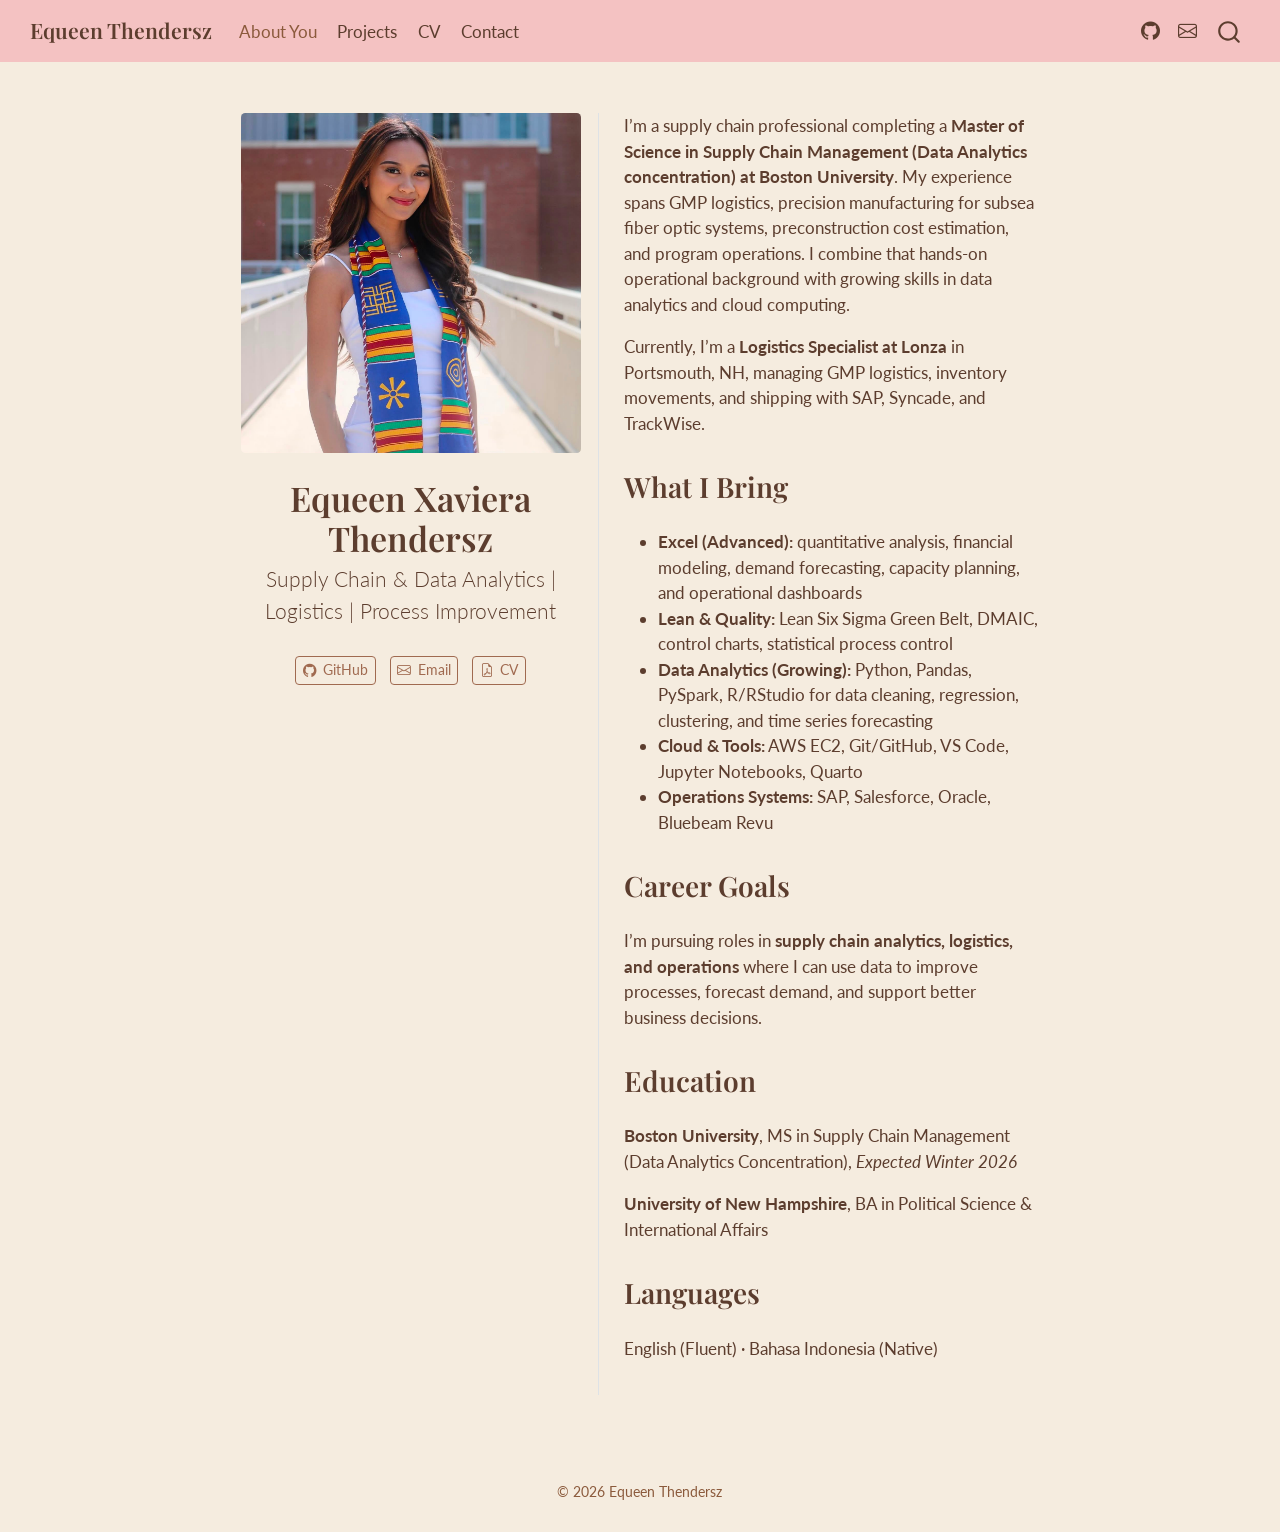
<file: docs/index.html>
<!DOCTYPE html>
<html xmlns="http://www.w3.org/1999/xhtml" lang="en" xml:lang="en"><head>

<meta charset="utf-8">
<meta name="generator" content="quarto-1.10.18">

<meta name="viewport" content="width=device-width, initial-scale=1.0, user-scalable=yes">


<title>Equeen Xaviera Thendersz – Equeen Thendersz</title>
<style>
/* Default styles provided by pandoc.
** See https://pandoc.org/MANUAL.html#variables-for-html for config info.
*/
span.smallcaps{font-variant: small-caps;}
div.columns{display: flex; gap: 1.5em;}
div.column{flex: auto;}
@media screen {
div.columns{gap: min(4vw, 1.5em);}
div.column{overflow-x: auto;}
}
div.hanging-indent{margin-left: 1.5em; text-indent: -1.5em;}
ul.task-list{list-style: none;}
ul.task-list li input[type="checkbox"] {
  width: 0.8em;
  margin: 0 0.8em 0.2em -1em; /* quarto-specific, see https://github.com/quarto-dev/quarto-cli/issues/4556 */ 
  vertical-align: middle;
}
</style>


<script src="site_libs/quarto-nav/quarto-nav.js"></script>
<script src="site_libs/quarto-nav/headroom.min.js"></script>
<script src="site_libs/clipboard/clipboard.min.js"></script>
<script src="site_libs/quarto-search/autocomplete.umd.js"></script>
<script src="site_libs/quarto-search/fuse.min.js"></script>
<script src="site_libs/quarto-search/quarto-search.js"></script>
<meta name="quarto:offset" content="./">
<script src="site_libs/quarto-html/quarto.js" type="module"></script>
<script src="site_libs/quarto-html/tabsets/tabsets.js" type="module"></script>
<script src="site_libs/quarto-html/popper.min.js"></script>
<script src="site_libs/quarto-html/tippy.umd.min.js"></script>
<link href="site_libs/quarto-html/tippy.css" rel="stylesheet">
<link href="site_libs/quarto-html/quarto-syntax-highlighting-64a204ab8560d761af7679ceaba22944.css" rel="stylesheet" id="quarto-text-highlighting-styles">
<script src="site_libs/bootstrap/bootstrap.min.js"></script>
<link href="site_libs/bootstrap/bootstrap-icons.css" rel="stylesheet">
<link href="site_libs/bootstrap/bootstrap-02d791c1580e1f9f34035103145acf73.min.css" rel="stylesheet" append-hash="true" id="quarto-bootstrap" data-mode="light">
<script id="quarto-search-options" type="application/json">{
  "location": "navbar",
  "copy-button": false,
  "collapse-after": 3,
  "panel-placement": "end",
  "type": "overlay",
  "limit": 50,
  "keyboard-shortcut": [
    "f",
    "/",
    "s"
  ],
  "show-item-context": false,
  "language": {
    "search-no-results-text": "No results",
    "search-matching-documents-text": "matching documents",
    "search-copy-link-title": "Copy link to search",
    "search-hide-matches-text": "Hide additional matches",
    "search-more-match-text": "more match in this document",
    "search-more-matches-text": "more matches in this document",
    "search-clear-button-title": "Clear",
    "search-text-placeholder": "",
    "search-detached-cancel-button-title": "Cancel",
    "search-submit-button-title": "Submit",
    "search-label": "Search"
  }
}</script>
<link href="https://fonts.googleapis.com/css2?family=Playfair+Display:wght@600&amp;family=Lato:wght@400;700&amp;display=swap" rel="stylesheet">


</head>

<body class="nav-fixed fullcontent quarto-light">

<div id="quarto-search-results"></div>
  <header id="quarto-header" class="headroom fixed-top">
    <nav class="navbar navbar-expand-lg " data-bs-theme="dark">
      <div class="navbar-container container-fluid">
      <div class="navbar-brand-container mx-auto">
    <a class="navbar-brand" href="./index.html">
    <span class="navbar-title">Equeen Thendersz</span>
    </a>
  </div>
            <div id="quarto-search" class="" title="Search"></div>
          <button class="navbar-toggler" type="button" data-bs-toggle="collapse" data-bs-target="#navbarCollapse" aria-controls="navbarCollapse" role="menu" aria-expanded="false" aria-label="Toggle navigation" onclick="if (window.quartoToggleHeadroom) { window.quartoToggleHeadroom(); }">
  <span class="navbar-toggler-icon"></span>
</button>
          <div class="collapse navbar-collapse" id="navbarCollapse">
            <ul class="navbar-nav navbar-nav-scroll me-auto">
  <li class="nav-item">
    <a class="nav-link active" href="./index.html" aria-current="page"> 
<span class="menu-text">About You</span></a>
  </li>  
  <li class="nav-item">
    <a class="nav-link" href="./projects.html"> 
<span class="menu-text">Projects</span></a>
  </li>  
  <li class="nav-item">
    <a class="nav-link" href="./cv.html"> 
<span class="menu-text">CV</span></a>
  </li>  
  <li class="nav-item">
    <a class="nav-link" href="./contact.html"> 
<span class="menu-text">Contact</span></a>
  </li>  
</ul>
            <ul class="navbar-nav navbar-nav-scroll ms-auto">
  <li class="nav-item compact">
    <a class="nav-link" href="https://github.com/equeenxt"> <i class="bi bi-github" role="img">
</i> 
<span class="menu-text"></span></a>
  </li>  
  <li class="nav-item compact">
    <a class="nav-link" href="mailto:equeenxaviera@gmail.com"> <i class="bi bi-envelope" role="img">
</i> 
<span class="menu-text"></span></a>
  </li>  
</ul>
          </div> <!-- /navcollapse -->
            <div class="quarto-navbar-tools">
</div>
      </div> <!-- /container-fluid -->
    </nav>
</header>
<!-- content -->
<div id="quarto-content" class="quarto-container page-columns page-rows-contents page-layout-article page-navbar">
<!-- sidebar -->
<!-- margin-sidebar -->
    
<!-- main -->
<div class="quarto-about-trestles">
  <div class="about-entity">
    <img src="images/headshot.jpg" class="about-image
  rounded " style="width: 20em;">
<header id="title-block-header" class="quarto-title-block default">
<div class="quarto-title">
<h1 class="title">Equeen Xaviera Thendersz</h1>
<p class="subtitle lead">Supply Chain &amp; Data Analytics | Logistics | Process Improvement</p>
</div>
<div class="quarto-title-meta">
  </div>
</header>
    <div class="about-links">
  <a href="https://github.com/equeenxt" class="about-link" rel="" target="">
    <i class="bi bi-github"></i>
     <span class="about-link-text">GitHub</span>
  </a>
  <a href="mailto:equeenxaviera@gmail.com" class="about-link" rel="" target="">
    <i class="bi bi-envelope"></i>
     <span class="about-link-text">Email</span>
  </a>
  <a href="/files/cv.pdf" class="about-link" rel="" target="">
    <i class="bi bi-file-earmark-pdf"></i>
     <span class="about-link-text">CV</span>
  </a>
</div>
  </div>
  <div class="about-contents"><main class="content" id="quarto-document-content">
<p>I’m a supply chain professional completing a <strong>Master of Science in Supply Chain Management (Data Analytics concentration) at Boston University</strong>. My experience spans GMP logistics, precision manufacturing for subsea fiber optic systems, preconstruction cost estimation, and program operations. I combine that hands-on operational background with growing skills in data analytics and cloud computing.</p>
<p>Currently, I’m a <strong>Logistics Specialist at Lonza</strong> in Portsmouth, NH, managing GMP logistics, inventory movements, and shipping with SAP, Syncade, and TrackWise.</p>
<section id="what-i-bring" class="level2">
<h2 data-anchor-id="what-i-bring">What I Bring</h2>
<ul>
<li><strong>Excel (Advanced):</strong> quantitative analysis, financial modeling, demand forecasting, capacity planning, and operational dashboards</li>
<li><strong>Lean &amp; Quality:</strong> Lean Six Sigma Green Belt, DMAIC, control charts, statistical process control</li>
<li><strong>Data Analytics (Growing):</strong> Python, Pandas, PySpark, R/RStudio for data cleaning, regression, clustering, and time series forecasting</li>
<li><strong>Cloud &amp; Tools:</strong> AWS EC2, Git/GitHub, VS Code, Jupyter Notebooks, Quarto</li>
<li><strong>Operations Systems:</strong> SAP, Salesforce, Oracle, Bluebeam Revu</li>
</ul>
</section>
<section id="career-goals" class="level2">
<h2 data-anchor-id="career-goals">Career Goals</h2>
<p>I’m pursuing roles in <strong>supply chain analytics, logistics, and operations</strong> where I can use data to improve processes, forecast demand, and support better business decisions.</p>
</section>
<section id="education" class="level2">
<h2 data-anchor-id="education">Education</h2>
<p><strong>Boston University</strong>, MS in Supply Chain Management (Data Analytics Concentration), <em>Expected Winter 2026</em></p>
<p><strong>University of New Hampshire</strong>, BA in Political Science &amp; International Affairs</p>
</section>
<section id="languages" class="level2">
<h2 data-anchor-id="languages">Languages</h2>
<p>English (Fluent) · Bahasa Indonesia (Native)</p>


</section>
</main></div>
</div>
 <!-- /main -->
<script id="quarto-html-after-body" type="application/javascript">
  window.document.addEventListener("DOMContentLoaded", function (event) {
    const isCodeAnnotation = (el) => {
      for (const clz of el.classList) {
        if (clz.startsWith('code-annotation-')) {                     
          return true;
        }
      }
      return false;
    }
    const onCopySuccess = function(e) {
      // button target
      const button = e.trigger;
      // don't keep focus
      button.blur();
      // flash "checked"
      button.classList.add('code-copy-button-checked');
      var currentTitle = button.getAttribute("title");
      button.setAttribute("title", "Copied!");
      let tooltip;
      if (window.bootstrap) {
        button.setAttribute("data-bs-toggle", "tooltip");
        button.setAttribute("data-bs-placement", "left");
        button.setAttribute("data-bs-title", "Copied!");
        tooltip = new bootstrap.Tooltip(button, 
          { trigger: "manual", 
            customClass: "code-copy-button-tooltip",
            offset: [0, -8]});
        tooltip.show();    
      }
      setTimeout(function() {
        if (tooltip) {
          tooltip.hide();
          button.removeAttribute("data-bs-title");
          button.removeAttribute("data-bs-toggle");
          button.removeAttribute("data-bs-placement");
        }
        button.setAttribute("title", currentTitle);
        button.classList.remove('code-copy-button-checked');
      }, 1000);
      // clear code selection
      e.clearSelection();
    }
    const getTextToCopy = function(trigger) {
      const outerScaffold = trigger.parentElement.cloneNode(true);
      const codeEl = outerScaffold.querySelector('code');
      for (const childEl of codeEl.children) {
        if (isCodeAnnotation(childEl)) {
          childEl.remove();
        }
      }
      return codeEl.innerText;
    }
    const clipboard = new window.ClipboardJS('.code-copy-button:not([data-in-quarto-modal])', {
      text: getTextToCopy
    });
    clipboard.on('success', onCopySuccess);
    if (window.document.getElementById('quarto-embedded-source-code-modal')) {
      const clipboardModal = new window.ClipboardJS('.code-copy-button[data-in-quarto-modal]', {
        text: getTextToCopy,
        container: window.document.getElementById('quarto-embedded-source-code-modal')
      });
      clipboardModal.on('success', onCopySuccess);
    }
      var localhostRegex = new RegExp(/^(?:http|https):\/\/localhost\:?[0-9]*\//);
      var mailtoRegex = new RegExp(/^mailto:/);
        var filterRegex = new RegExp('/' + window.location.host + '/');
      var isInternal = (href) => {
          return filterRegex.test(href) || localhostRegex.test(href) || mailtoRegex.test(href);
      }
      // Inspect non-navigation links and adorn them if external
     var links = window.document.querySelectorAll('a[href]:not(.nav-link):not(.navbar-brand):not(.toc-action):not(.sidebar-link):not(.sidebar-item-toggle):not(.pagination-link):not(.no-external):not([aria-hidden]):not(.dropdown-item):not(.quarto-navigation-tool):not(.about-link)');
      for (var i=0; i<links.length; i++) {
        const link = links[i];
        if (!isInternal(link.href)) {
          // undo the damage that might have been done by quarto-nav.js in the case of
          // links that we want to consider external
          if (link.dataset.originalHref !== undefined) {
            link.href = link.dataset.originalHref;
          }
        }
      }
    function tippyHover(el, contentFn, onTriggerFn, onUntriggerFn) {
      const config = {
        allowHTML: true,
        maxWidth: 500,
        delay: 100,
        arrow: false,
        appendTo: function(el) {
            return el.parentElement;
        },
        interactive: true,
        interactiveBorder: 10,
        theme: 'quarto',
        placement: 'bottom-start',
      };
      if (contentFn) {
        config.content = contentFn;
      }
      if (onTriggerFn) {
        config.onTrigger = onTriggerFn;
      }
      if (onUntriggerFn) {
        config.onUntrigger = onUntriggerFn;
      }
      window.tippy(el, config); 
    }
    const noterefs = window.document.querySelectorAll('a[role="doc-noteref"]');
    for (var i=0; i<noterefs.length; i++) {
      const ref = noterefs[i];
      tippyHover(ref, function() {
        // use id or data attribute instead here
        let href = ref.getAttribute('data-footnote-href') || ref.getAttribute('href');
        try { href = new URL(href).hash; } catch {}
        const id = href.replace(/^#\/?/, "");
        const note = window.document.getElementById(id);
        if (note) {
          return note.innerHTML;
        } else {
          return "";
        }
      });
    }
    const xrefs = window.document.querySelectorAll('a.quarto-xref');
    const processXRef = (id, note) => {
      // Strip column container classes
      const stripColumnClz = (el) => {
        el.classList.remove("page-full", "page-columns");
        if (el.children) {
          for (const child of el.children) {
            stripColumnClz(child);
          }
        }
      }
      stripColumnClz(note)
      if (id === null || id.startsWith('sec-')) {
        // Special case sections, only their first couple elements
        const container = document.createElement("div");
        if (note.children && note.children.length > 2) {
          container.appendChild(note.children[0].cloneNode(true));
          for (let i = 1; i < note.children.length; i++) {
            const child = note.children[i];
            if (child.tagName === "P" && child.innerText === "") {
              continue;
            } else {
              container.appendChild(child.cloneNode(true));
              break;
            }
          }
          if (window.Quarto?.typesetMath) {
            window.Quarto.typesetMath(container);
          }
          return container.innerHTML
        } else {
          if (window.Quarto?.typesetMath) {
            window.Quarto.typesetMath(note);
          }
          return note.innerHTML;
        }
      } else {
        // Remove any anchor links if they are present
        const anchorLink = note.querySelector('a.anchorjs-link');
        if (anchorLink) {
          anchorLink.remove();
        }
        if (window.Quarto?.typesetMath) {
          window.Quarto.typesetMath(note);
        }
        if (note.classList.contains("callout")) {
          return note.outerHTML;
        } else {
          return note.innerHTML;
        }
      }
    }
    for (var i=0; i<xrefs.length; i++) {
      const xref = xrefs[i];
      tippyHover(xref, undefined, function(instance) {
        instance.disable();
        let url = xref.getAttribute('href');
        let hash = undefined; 
        if (url.startsWith('#')) {
          hash = url;
        } else {
          try { hash = new URL(url).hash; } catch {}
        }
        if (hash) {
          const id = hash.replace(/^#\/?/, "");
          const note = window.document.getElementById(id);
          if (note !== null) {
            try {
              const html = processXRef(id, note.cloneNode(true));
              instance.setContent(html);
            } finally {
              instance.enable();
              instance.show();
            }
          } else {
            // See if we can fetch this
            fetch(url.split('#')[0])
            .then(res => res.text())
            .then(html => {
              const parser = new DOMParser();
              const htmlDoc = parser.parseFromString(html, "text/html");
              const note = htmlDoc.getElementById(id);
              if (note !== null) {
                const html = processXRef(id, note);
                instance.setContent(html);
              } 
            }).finally(() => {
              instance.enable();
              instance.show();
            });
          }
        } else {
          // See if we can fetch a full url (with no hash to target)
          // This is a special case and we should probably do some content thinning / targeting
          fetch(url)
          .then(res => res.text())
          .then(html => {
            const parser = new DOMParser();
            const htmlDoc = parser.parseFromString(html, "text/html");
            const note = htmlDoc.querySelector('main.content');
            if (note !== null) {
              // This should only happen for chapter cross references
              // (since there is no id in the URL)
              // remove the first header
              if (note.children.length > 0 && note.children[0].tagName === "HEADER") {
                note.children[0].remove();
              }
              const html = processXRef(null, note);
              instance.setContent(html);
            } 
          }).finally(() => {
            instance.enable();
            instance.show();
          });
        }
      }, function(instance) {
      });
    }
        let selectedAnnoteEl;
        const selectorForAnnotation = ( cell, annotation) => {
          let cellAttr = 'data-code-cell="' + cell + '"';
          let lineAttr = 'data-code-annotation="' +  annotation + '"';
          const selector = 'span[' + cellAttr + '][' + lineAttr + ']';
          return selector;
        }
        const selectCodeLines = (annoteEl) => {
          const doc = window.document;
          const targetCell = annoteEl.getAttribute("data-target-cell");
          const targetAnnotation = annoteEl.getAttribute("data-target-annotation");
          const annoteSpan = window.document.querySelector(selectorForAnnotation(targetCell, targetAnnotation));
          const lines = annoteSpan.getAttribute("data-code-lines").split(",");
          const lineIds = lines.map((line) => {
            return targetCell + "-" + line;
          })
          let top = null;
          let height = null;
          let parent = null;
          if (lineIds.length > 0) {
              //compute the position of the single el (top and bottom and make a div)
              const el = window.document.getElementById(lineIds[0]);
              top = el.offsetTop;
              height = el.offsetHeight;
              parent = el.parentElement.parentElement;
            if (lineIds.length > 1) {
              const lastEl = window.document.getElementById(lineIds[lineIds.length - 1]);
              const bottom = lastEl.offsetTop + lastEl.offsetHeight;
              height = bottom - top;
            }
            if (top !== null && height !== null && parent !== null) {
              // cook up a div (if necessary) and position it 
              let div = window.document.getElementById("code-annotation-line-highlight");
              if (div === null) {
                div = window.document.createElement("div");
                div.setAttribute("id", "code-annotation-line-highlight");
                div.style.position = 'absolute';
                parent.appendChild(div);
              }
              div.style.top = top - 2 + "px";
              div.style.height = height + 4 + "px";
              div.style.left = 0;
              let gutterDiv = window.document.getElementById("code-annotation-line-highlight-gutter");
              if (gutterDiv === null) {
                gutterDiv = window.document.createElement("div");
                gutterDiv.setAttribute("id", "code-annotation-line-highlight-gutter");
                gutterDiv.style.position = 'absolute';
                const codeCell = window.document.getElementById(targetCell);
                const gutter = codeCell.querySelector('.code-annotation-gutter');
                gutter.appendChild(gutterDiv);
              }
              gutterDiv.style.top = top - 2 + "px";
              gutterDiv.style.height = height + 4 + "px";
            }
            selectedAnnoteEl = annoteEl;
          }
        };
        const unselectCodeLines = () => {
          const elementsIds = ["code-annotation-line-highlight", "code-annotation-line-highlight-gutter"];
          elementsIds.forEach((elId) => {
            const div = window.document.getElementById(elId);
            if (div) {
              div.remove();
            }
          });
          selectedAnnoteEl = undefined;
        };
          // Handle positioning of the toggle
      window.addEventListener(
        "resize",
        throttle(() => {
          elRect = undefined;
          if (selectedAnnoteEl) {
            selectCodeLines(selectedAnnoteEl);
          }
        }, 10)
      );
      function throttle(fn, ms) {
      let throttle = false;
      let timer;
        return (...args) => {
          if(!throttle) { // first call gets through
              fn.apply(this, args);
              throttle = true;
          } else { // all the others get throttled
              if(timer) clearTimeout(timer); // cancel #2
              timer = setTimeout(() => {
                fn.apply(this, args);
                timer = throttle = false;
              }, ms);
          }
        };
      }
        // Attach click handler to the DT
        const annoteDls = window.document.querySelectorAll('dt[data-target-cell]');
        for (const annoteDlNode of annoteDls) {
          annoteDlNode.addEventListener('click', (event) => {
            const clickedEl = event.target;
            if (clickedEl !== selectedAnnoteEl) {
              unselectCodeLines();
              const activeEl = window.document.querySelector('dt[data-target-cell].code-annotation-active');
              if (activeEl) {
                activeEl.classList.remove('code-annotation-active');
              }
              selectCodeLines(clickedEl);
              clickedEl.classList.add('code-annotation-active');
            } else {
              // Unselect the line
              unselectCodeLines();
              clickedEl.classList.remove('code-annotation-active');
            }
          });
        }
    const findCites = (el) => {
      const parentEl = el.parentElement;
      if (parentEl) {
        const cites = parentEl.dataset.cites;
        if (cites) {
          return {
            el,
            cites: cites.split(' ')
          };
        } else {
          return findCites(el.parentElement)
        }
      } else {
        return undefined;
      }
    };
    var bibliorefs = window.document.querySelectorAll('a[role="doc-biblioref"]');
    for (var i=0; i<bibliorefs.length; i++) {
      const ref = bibliorefs[i];
      const citeInfo = findCites(ref);
      if (citeInfo) {
        tippyHover(citeInfo.el, function() {
          var popup = window.document.createElement('div');
          citeInfo.cites.forEach(function(cite) {
            var citeDiv = window.document.createElement('div');
            citeDiv.classList.add('hanging-indent');
            citeDiv.classList.add('csl-entry');
            var biblioDiv = window.document.getElementById('ref-' + cite);
            if (biblioDiv) {
              citeDiv.innerHTML = biblioDiv.innerHTML;
            }
            popup.appendChild(citeDiv);
          });
          return popup.innerHTML;
        });
      }
    }
  });
  </script>
</div> <!-- /content -->
<footer class="footer">
  <div class="nav-footer">
    <div class="nav-footer-left">
      &nbsp;
    </div>   
    <div class="nav-footer-center">
<p>© 2026 Equeen Thendersz</p>
</div>
    <div class="nav-footer-right">
      &nbsp;
    </div>
  </div>
</footer>




</body></html>
</file>
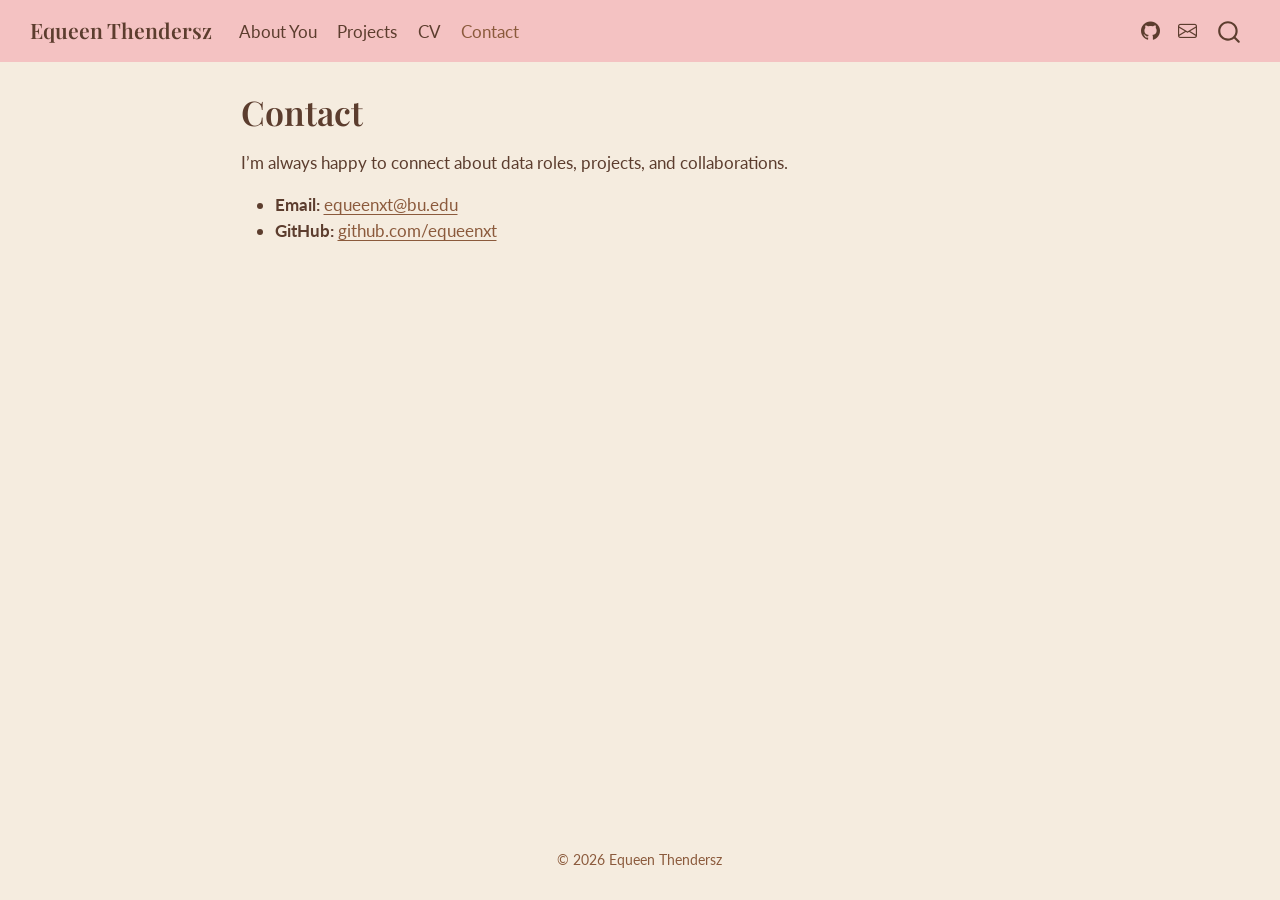
<file: docs/contact.html>
<!DOCTYPE html>
<html xmlns="http://www.w3.org/1999/xhtml" lang="en" xml:lang="en"><head>

<meta charset="utf-8">
<meta name="generator" content="quarto-1.10.18">

<meta name="viewport" content="width=device-width, initial-scale=1.0, user-scalable=yes">


<title>Contact – Equeen Thendersz</title>
<style>
/* Default styles provided by pandoc.
** See https://pandoc.org/MANUAL.html#variables-for-html for config info.
*/
span.smallcaps{font-variant: small-caps;}
div.columns{display: flex; gap: 1.5em;}
div.column{flex: auto;}
@media screen {
div.columns{gap: min(4vw, 1.5em);}
div.column{overflow-x: auto;}
}
div.hanging-indent{margin-left: 1.5em; text-indent: -1.5em;}
ul.task-list{list-style: none;}
ul.task-list li input[type="checkbox"] {
  width: 0.8em;
  margin: 0 0.8em 0.2em -1em; /* quarto-specific, see https://github.com/quarto-dev/quarto-cli/issues/4556 */ 
  vertical-align: middle;
}
</style>


<script src="site_libs/quarto-nav/quarto-nav.js"></script>
<script src="site_libs/quarto-nav/headroom.min.js"></script>
<script src="site_libs/clipboard/clipboard.min.js"></script>
<script src="site_libs/quarto-search/autocomplete.umd.js"></script>
<script src="site_libs/quarto-search/fuse.min.js"></script>
<script src="site_libs/quarto-search/quarto-search.js"></script>
<meta name="quarto:offset" content="./">
<script src="site_libs/quarto-html/quarto.js" type="module"></script>
<script src="site_libs/quarto-html/tabsets/tabsets.js" type="module"></script>
<script src="site_libs/quarto-html/popper.min.js"></script>
<script src="site_libs/quarto-html/tippy.umd.min.js"></script>
<script src="site_libs/quarto-html/anchor.min.js"></script>
<link href="site_libs/quarto-html/tippy.css" rel="stylesheet">
<link href="site_libs/quarto-html/quarto-syntax-highlighting-64a204ab8560d761af7679ceaba22944.css" rel="stylesheet" id="quarto-text-highlighting-styles">
<script src="site_libs/bootstrap/bootstrap.min.js"></script>
<link href="site_libs/bootstrap/bootstrap-icons.css" rel="stylesheet">
<link href="site_libs/bootstrap/bootstrap-02d791c1580e1f9f34035103145acf73.min.css" rel="stylesheet" append-hash="true" id="quarto-bootstrap" data-mode="light">
<script id="quarto-search-options" type="application/json">{
  "location": "navbar",
  "copy-button": false,
  "collapse-after": 3,
  "panel-placement": "end",
  "type": "overlay",
  "limit": 50,
  "keyboard-shortcut": [
    "f",
    "/",
    "s"
  ],
  "show-item-context": false,
  "language": {
    "search-no-results-text": "No results",
    "search-matching-documents-text": "matching documents",
    "search-copy-link-title": "Copy link to search",
    "search-hide-matches-text": "Hide additional matches",
    "search-more-match-text": "more match in this document",
    "search-more-matches-text": "more matches in this document",
    "search-clear-button-title": "Clear",
    "search-text-placeholder": "",
    "search-detached-cancel-button-title": "Cancel",
    "search-submit-button-title": "Submit",
    "search-label": "Search"
  }
}</script>
<link href="https://fonts.googleapis.com/css2?family=Playfair+Display:wght@600&amp;family=Lato:wght@400;700&amp;display=swap" rel="stylesheet">


</head>

<body class="nav-fixed fullcontent quarto-light">

<div id="quarto-search-results"></div>
  <header id="quarto-header" class="headroom fixed-top">
    <nav class="navbar navbar-expand-lg " data-bs-theme="dark">
      <div class="navbar-container container-fluid">
      <div class="navbar-brand-container mx-auto">
    <a class="navbar-brand" href="./index.html">
    <span class="navbar-title">Equeen Thendersz</span>
    </a>
  </div>
            <div id="quarto-search" class="" title="Search"></div>
          <button class="navbar-toggler" type="button" data-bs-toggle="collapse" data-bs-target="#navbarCollapse" aria-controls="navbarCollapse" role="menu" aria-expanded="false" aria-label="Toggle navigation" onclick="if (window.quartoToggleHeadroom) { window.quartoToggleHeadroom(); }">
  <span class="navbar-toggler-icon"></span>
</button>
          <div class="collapse navbar-collapse" id="navbarCollapse">
            <ul class="navbar-nav navbar-nav-scroll me-auto">
  <li class="nav-item">
    <a class="nav-link" href="./index.html"> 
<span class="menu-text">About You</span></a>
  </li>  
  <li class="nav-item">
    <a class="nav-link" href="./projects.html"> 
<span class="menu-text">Projects</span></a>
  </li>  
  <li class="nav-item">
    <a class="nav-link" href="./cv.html"> 
<span class="menu-text">CV</span></a>
  </li>  
  <li class="nav-item">
    <a class="nav-link active" href="./contact.html" aria-current="page"> 
<span class="menu-text">Contact</span></a>
  </li>  
</ul>
            <ul class="navbar-nav navbar-nav-scroll ms-auto">
  <li class="nav-item compact">
    <a class="nav-link" href="https://github.com/equeenxt"> <i class="bi bi-github" role="img">
</i> 
<span class="menu-text"></span></a>
  </li>  
  <li class="nav-item compact">
    <a class="nav-link" href="mailto:equeenxaviera@gmail.com"> <i class="bi bi-envelope" role="img">
</i> 
<span class="menu-text"></span></a>
  </li>  
</ul>
          </div> <!-- /navcollapse -->
            <div class="quarto-navbar-tools">
</div>
      </div> <!-- /container-fluid -->
    </nav>
</header>
<!-- content -->
<div id="quarto-content" class="quarto-container page-columns page-rows-contents page-layout-article page-navbar">
<!-- sidebar -->
<!-- margin-sidebar -->
    
<!-- main -->
<main class="content" id="quarto-document-content">

<header id="title-block-header" class="quarto-title-block default">
<div class="quarto-title">
<h1 class="title">Contact</h1>
</div>



<div class="quarto-title-meta">

    
  
    
  </div>
  


</header>


<p>I’m always happy to connect about data roles, projects, and collaborations.</p>
<ul>
<li><strong>Email:</strong> <a href="mailto:equeenxt@bu.edu">equeenxt@bu.edu</a></li>
<li><strong>GitHub:</strong> <a href="https://github.com/equeenxt">github.com/equeenxt</a></li>
</ul>



</main> <!-- /main -->
<script id="quarto-html-after-body" type="application/javascript">
  window.document.addEventListener("DOMContentLoaded", function (event) {
    const icon = "";
    const anchorJS = new window.AnchorJS();
    anchorJS.options = {
      placement: 'right',
      icon: icon
    };
    anchorJS.add('.anchored');
    const isCodeAnnotation = (el) => {
      for (const clz of el.classList) {
        if (clz.startsWith('code-annotation-')) {                     
          return true;
        }
      }
      return false;
    }
    const onCopySuccess = function(e) {
      // button target
      const button = e.trigger;
      // don't keep focus
      button.blur();
      // flash "checked"
      button.classList.add('code-copy-button-checked');
      var currentTitle = button.getAttribute("title");
      button.setAttribute("title", "Copied!");
      let tooltip;
      if (window.bootstrap) {
        button.setAttribute("data-bs-toggle", "tooltip");
        button.setAttribute("data-bs-placement", "left");
        button.setAttribute("data-bs-title", "Copied!");
        tooltip = new bootstrap.Tooltip(button, 
          { trigger: "manual", 
            customClass: "code-copy-button-tooltip",
            offset: [0, -8]});
        tooltip.show();    
      }
      setTimeout(function() {
        if (tooltip) {
          tooltip.hide();
          button.removeAttribute("data-bs-title");
          button.removeAttribute("data-bs-toggle");
          button.removeAttribute("data-bs-placement");
        }
        button.setAttribute("title", currentTitle);
        button.classList.remove('code-copy-button-checked');
      }, 1000);
      // clear code selection
      e.clearSelection();
    }
    const getTextToCopy = function(trigger) {
      const outerScaffold = trigger.parentElement.cloneNode(true);
      const codeEl = outerScaffold.querySelector('code');
      for (const childEl of codeEl.children) {
        if (isCodeAnnotation(childEl)) {
          childEl.remove();
        }
      }
      return codeEl.innerText;
    }
    const clipboard = new window.ClipboardJS('.code-copy-button:not([data-in-quarto-modal])', {
      text: getTextToCopy
    });
    clipboard.on('success', onCopySuccess);
    if (window.document.getElementById('quarto-embedded-source-code-modal')) {
      const clipboardModal = new window.ClipboardJS('.code-copy-button[data-in-quarto-modal]', {
        text: getTextToCopy,
        container: window.document.getElementById('quarto-embedded-source-code-modal')
      });
      clipboardModal.on('success', onCopySuccess);
    }
      var localhostRegex = new RegExp(/^(?:http|https):\/\/localhost\:?[0-9]*\//);
      var mailtoRegex = new RegExp(/^mailto:/);
        var filterRegex = new RegExp('/' + window.location.host + '/');
      var isInternal = (href) => {
          return filterRegex.test(href) || localhostRegex.test(href) || mailtoRegex.test(href);
      }
      // Inspect non-navigation links and adorn them if external
     var links = window.document.querySelectorAll('a[href]:not(.nav-link):not(.navbar-brand):not(.toc-action):not(.sidebar-link):not(.sidebar-item-toggle):not(.pagination-link):not(.no-external):not([aria-hidden]):not(.dropdown-item):not(.quarto-navigation-tool):not(.about-link)');
      for (var i=0; i<links.length; i++) {
        const link = links[i];
        if (!isInternal(link.href)) {
          // undo the damage that might have been done by quarto-nav.js in the case of
          // links that we want to consider external
          if (link.dataset.originalHref !== undefined) {
            link.href = link.dataset.originalHref;
          }
        }
      }
    function tippyHover(el, contentFn, onTriggerFn, onUntriggerFn) {
      const config = {
        allowHTML: true,
        maxWidth: 500,
        delay: 100,
        arrow: false,
        appendTo: function(el) {
            return el.parentElement;
        },
        interactive: true,
        interactiveBorder: 10,
        theme: 'quarto',
        placement: 'bottom-start',
      };
      if (contentFn) {
        config.content = contentFn;
      }
      if (onTriggerFn) {
        config.onTrigger = onTriggerFn;
      }
      if (onUntriggerFn) {
        config.onUntrigger = onUntriggerFn;
      }
      window.tippy(el, config); 
    }
    const noterefs = window.document.querySelectorAll('a[role="doc-noteref"]');
    for (var i=0; i<noterefs.length; i++) {
      const ref = noterefs[i];
      tippyHover(ref, function() {
        // use id or data attribute instead here
        let href = ref.getAttribute('data-footnote-href') || ref.getAttribute('href');
        try { href = new URL(href).hash; } catch {}
        const id = href.replace(/^#\/?/, "");
        const note = window.document.getElementById(id);
        if (note) {
          return note.innerHTML;
        } else {
          return "";
        }
      });
    }
    const xrefs = window.document.querySelectorAll('a.quarto-xref');
    const processXRef = (id, note) => {
      // Strip column container classes
      const stripColumnClz = (el) => {
        el.classList.remove("page-full", "page-columns");
        if (el.children) {
          for (const child of el.children) {
            stripColumnClz(child);
          }
        }
      }
      stripColumnClz(note)
      if (id === null || id.startsWith('sec-')) {
        // Special case sections, only their first couple elements
        const container = document.createElement("div");
        if (note.children && note.children.length > 2) {
          container.appendChild(note.children[0].cloneNode(true));
          for (let i = 1; i < note.children.length; i++) {
            const child = note.children[i];
            if (child.tagName === "P" && child.innerText === "") {
              continue;
            } else {
              container.appendChild(child.cloneNode(true));
              break;
            }
          }
          if (window.Quarto?.typesetMath) {
            window.Quarto.typesetMath(container);
          }
          return container.innerHTML
        } else {
          if (window.Quarto?.typesetMath) {
            window.Quarto.typesetMath(note);
          }
          return note.innerHTML;
        }
      } else {
        // Remove any anchor links if they are present
        const anchorLink = note.querySelector('a.anchorjs-link');
        if (anchorLink) {
          anchorLink.remove();
        }
        if (window.Quarto?.typesetMath) {
          window.Quarto.typesetMath(note);
        }
        if (note.classList.contains("callout")) {
          return note.outerHTML;
        } else {
          return note.innerHTML;
        }
      }
    }
    for (var i=0; i<xrefs.length; i++) {
      const xref = xrefs[i];
      tippyHover(xref, undefined, function(instance) {
        instance.disable();
        let url = xref.getAttribute('href');
        let hash = undefined; 
        if (url.startsWith('#')) {
          hash = url;
        } else {
          try { hash = new URL(url).hash; } catch {}
        }
        if (hash) {
          const id = hash.replace(/^#\/?/, "");
          const note = window.document.getElementById(id);
          if (note !== null) {
            try {
              const html = processXRef(id, note.cloneNode(true));
              instance.setContent(html);
            } finally {
              instance.enable();
              instance.show();
            }
          } else {
            // See if we can fetch this
            fetch(url.split('#')[0])
            .then(res => res.text())
            .then(html => {
              const parser = new DOMParser();
              const htmlDoc = parser.parseFromString(html, "text/html");
              const note = htmlDoc.getElementById(id);
              if (note !== null) {
                const html = processXRef(id, note);
                instance.setContent(html);
              } 
            }).finally(() => {
              instance.enable();
              instance.show();
            });
          }
        } else {
          // See if we can fetch a full url (with no hash to target)
          // This is a special case and we should probably do some content thinning / targeting
          fetch(url)
          .then(res => res.text())
          .then(html => {
            const parser = new DOMParser();
            const htmlDoc = parser.parseFromString(html, "text/html");
            const note = htmlDoc.querySelector('main.content');
            if (note !== null) {
              // This should only happen for chapter cross references
              // (since there is no id in the URL)
              // remove the first header
              if (note.children.length > 0 && note.children[0].tagName === "HEADER") {
                note.children[0].remove();
              }
              const html = processXRef(null, note);
              instance.setContent(html);
            } 
          }).finally(() => {
            instance.enable();
            instance.show();
          });
        }
      }, function(instance) {
      });
    }
        let selectedAnnoteEl;
        const selectorForAnnotation = ( cell, annotation) => {
          let cellAttr = 'data-code-cell="' + cell + '"';
          let lineAttr = 'data-code-annotation="' +  annotation + '"';
          const selector = 'span[' + cellAttr + '][' + lineAttr + ']';
          return selector;
        }
        const selectCodeLines = (annoteEl) => {
          const doc = window.document;
          const targetCell = annoteEl.getAttribute("data-target-cell");
          const targetAnnotation = annoteEl.getAttribute("data-target-annotation");
          const annoteSpan = window.document.querySelector(selectorForAnnotation(targetCell, targetAnnotation));
          const lines = annoteSpan.getAttribute("data-code-lines").split(",");
          const lineIds = lines.map((line) => {
            return targetCell + "-" + line;
          })
          let top = null;
          let height = null;
          let parent = null;
          if (lineIds.length > 0) {
              //compute the position of the single el (top and bottom and make a div)
              const el = window.document.getElementById(lineIds[0]);
              top = el.offsetTop;
              height = el.offsetHeight;
              parent = el.parentElement.parentElement;
            if (lineIds.length > 1) {
              const lastEl = window.document.getElementById(lineIds[lineIds.length - 1]);
              const bottom = lastEl.offsetTop + lastEl.offsetHeight;
              height = bottom - top;
            }
            if (top !== null && height !== null && parent !== null) {
              // cook up a div (if necessary) and position it 
              let div = window.document.getElementById("code-annotation-line-highlight");
              if (div === null) {
                div = window.document.createElement("div");
                div.setAttribute("id", "code-annotation-line-highlight");
                div.style.position = 'absolute';
                parent.appendChild(div);
              }
              div.style.top = top - 2 + "px";
              div.style.height = height + 4 + "px";
              div.style.left = 0;
              let gutterDiv = window.document.getElementById("code-annotation-line-highlight-gutter");
              if (gutterDiv === null) {
                gutterDiv = window.document.createElement("div");
                gutterDiv.setAttribute("id", "code-annotation-line-highlight-gutter");
                gutterDiv.style.position = 'absolute';
                const codeCell = window.document.getElementById(targetCell);
                const gutter = codeCell.querySelector('.code-annotation-gutter');
                gutter.appendChild(gutterDiv);
              }
              gutterDiv.style.top = top - 2 + "px";
              gutterDiv.style.height = height + 4 + "px";
            }
            selectedAnnoteEl = annoteEl;
          }
        };
        const unselectCodeLines = () => {
          const elementsIds = ["code-annotation-line-highlight", "code-annotation-line-highlight-gutter"];
          elementsIds.forEach((elId) => {
            const div = window.document.getElementById(elId);
            if (div) {
              div.remove();
            }
          });
          selectedAnnoteEl = undefined;
        };
          // Handle positioning of the toggle
      window.addEventListener(
        "resize",
        throttle(() => {
          elRect = undefined;
          if (selectedAnnoteEl) {
            selectCodeLines(selectedAnnoteEl);
          }
        }, 10)
      );
      function throttle(fn, ms) {
      let throttle = false;
      let timer;
        return (...args) => {
          if(!throttle) { // first call gets through
              fn.apply(this, args);
              throttle = true;
          } else { // all the others get throttled
              if(timer) clearTimeout(timer); // cancel #2
              timer = setTimeout(() => {
                fn.apply(this, args);
                timer = throttle = false;
              }, ms);
          }
        };
      }
        // Attach click handler to the DT
        const annoteDls = window.document.querySelectorAll('dt[data-target-cell]');
        for (const annoteDlNode of annoteDls) {
          annoteDlNode.addEventListener('click', (event) => {
            const clickedEl = event.target;
            if (clickedEl !== selectedAnnoteEl) {
              unselectCodeLines();
              const activeEl = window.document.querySelector('dt[data-target-cell].code-annotation-active');
              if (activeEl) {
                activeEl.classList.remove('code-annotation-active');
              }
              selectCodeLines(clickedEl);
              clickedEl.classList.add('code-annotation-active');
            } else {
              // Unselect the line
              unselectCodeLines();
              clickedEl.classList.remove('code-annotation-active');
            }
          });
        }
    const findCites = (el) => {
      const parentEl = el.parentElement;
      if (parentEl) {
        const cites = parentEl.dataset.cites;
        if (cites) {
          return {
            el,
            cites: cites.split(' ')
          };
        } else {
          return findCites(el.parentElement)
        }
      } else {
        return undefined;
      }
    };
    var bibliorefs = window.document.querySelectorAll('a[role="doc-biblioref"]');
    for (var i=0; i<bibliorefs.length; i++) {
      const ref = bibliorefs[i];
      const citeInfo = findCites(ref);
      if (citeInfo) {
        tippyHover(citeInfo.el, function() {
          var popup = window.document.createElement('div');
          citeInfo.cites.forEach(function(cite) {
            var citeDiv = window.document.createElement('div');
            citeDiv.classList.add('hanging-indent');
            citeDiv.classList.add('csl-entry');
            var biblioDiv = window.document.getElementById('ref-' + cite);
            if (biblioDiv) {
              citeDiv.innerHTML = biblioDiv.innerHTML;
            }
            popup.appendChild(citeDiv);
          });
          return popup.innerHTML;
        });
      }
    }
  });
  </script>
</div> <!-- /content -->
<footer class="footer">
  <div class="nav-footer">
    <div class="nav-footer-left">
      &nbsp;
    </div>   
    <div class="nav-footer-center">
<p>© 2026 Equeen Thendersz</p>
</div>
    <div class="nav-footer-right">
      &nbsp;
    </div>
  </div>
</footer>




</body></html>
</file>
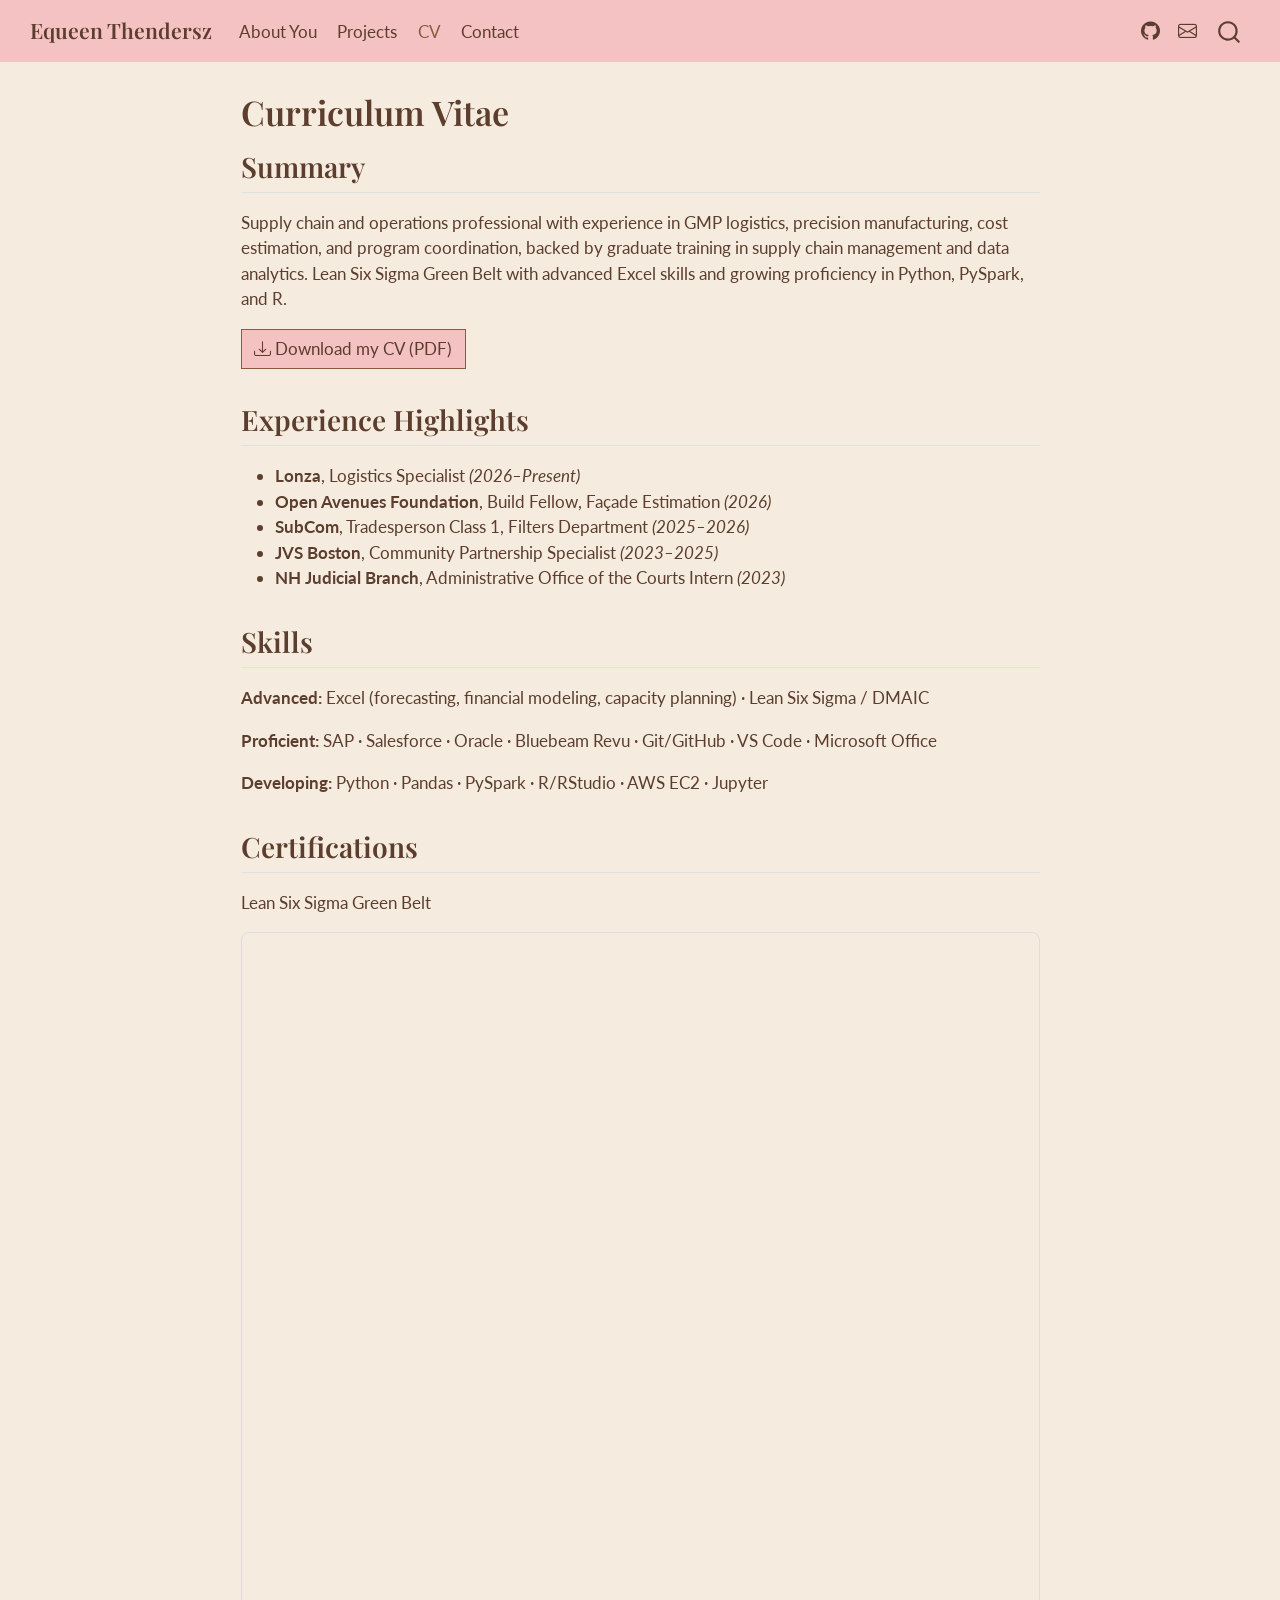
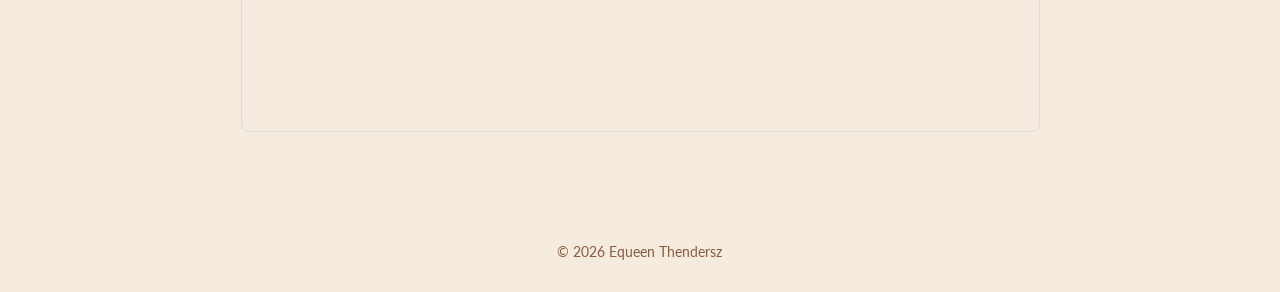
<file: docs/cv.html>
<!DOCTYPE html>
<html xmlns="http://www.w3.org/1999/xhtml" lang="en" xml:lang="en"><head>

<meta charset="utf-8">
<meta name="generator" content="quarto-1.10.18">

<meta name="viewport" content="width=device-width, initial-scale=1.0, user-scalable=yes">


<title>Curriculum Vitae – Equeen Thendersz</title>
<style>
/* Default styles provided by pandoc.
** See https://pandoc.org/MANUAL.html#variables-for-html for config info.
*/
span.smallcaps{font-variant: small-caps;}
div.columns{display: flex; gap: 1.5em;}
div.column{flex: auto;}
@media screen {
div.columns{gap: min(4vw, 1.5em);}
div.column{overflow-x: auto;}
}
div.hanging-indent{margin-left: 1.5em; text-indent: -1.5em;}
ul.task-list{list-style: none;}
ul.task-list li input[type="checkbox"] {
  width: 0.8em;
  margin: 0 0.8em 0.2em -1em; /* quarto-specific, see https://github.com/quarto-dev/quarto-cli/issues/4556 */ 
  vertical-align: middle;
}
</style>


<script src="site_libs/quarto-nav/quarto-nav.js"></script>
<script src="site_libs/quarto-nav/headroom.min.js"></script>
<script src="site_libs/clipboard/clipboard.min.js"></script>
<script src="site_libs/quarto-search/autocomplete.umd.js"></script>
<script src="site_libs/quarto-search/fuse.min.js"></script>
<script src="site_libs/quarto-search/quarto-search.js"></script>
<meta name="quarto:offset" content="./">
<script src="site_libs/quarto-html/quarto.js" type="module"></script>
<script src="site_libs/quarto-html/tabsets/tabsets.js" type="module"></script>
<script src="site_libs/quarto-html/popper.min.js"></script>
<script src="site_libs/quarto-html/tippy.umd.min.js"></script>
<script src="site_libs/quarto-html/anchor.min.js"></script>
<link href="site_libs/quarto-html/tippy.css" rel="stylesheet">
<link href="site_libs/quarto-html/quarto-syntax-highlighting-64a204ab8560d761af7679ceaba22944.css" rel="stylesheet" id="quarto-text-highlighting-styles">
<script src="site_libs/bootstrap/bootstrap.min.js"></script>
<link href="site_libs/bootstrap/bootstrap-icons.css" rel="stylesheet">
<link href="site_libs/bootstrap/bootstrap-02d791c1580e1f9f34035103145acf73.min.css" rel="stylesheet" append-hash="true" id="quarto-bootstrap" data-mode="light">
<script id="quarto-search-options" type="application/json">{
  "location": "navbar",
  "copy-button": false,
  "collapse-after": 3,
  "panel-placement": "end",
  "type": "overlay",
  "limit": 50,
  "keyboard-shortcut": [
    "f",
    "/",
    "s"
  ],
  "show-item-context": false,
  "language": {
    "search-no-results-text": "No results",
    "search-matching-documents-text": "matching documents",
    "search-copy-link-title": "Copy link to search",
    "search-hide-matches-text": "Hide additional matches",
    "search-more-match-text": "more match in this document",
    "search-more-matches-text": "more matches in this document",
    "search-clear-button-title": "Clear",
    "search-text-placeholder": "",
    "search-detached-cancel-button-title": "Cancel",
    "search-submit-button-title": "Submit",
    "search-label": "Search"
  }
}</script>
<link href="https://fonts.googleapis.com/css2?family=Playfair+Display:wght@600&amp;family=Lato:wght@400;700&amp;display=swap" rel="stylesheet">


</head>

<body class="nav-fixed fullcontent quarto-light">

<div id="quarto-search-results"></div>
  <header id="quarto-header" class="headroom fixed-top">
    <nav class="navbar navbar-expand-lg " data-bs-theme="dark">
      <div class="navbar-container container-fluid">
      <div class="navbar-brand-container mx-auto">
    <a class="navbar-brand" href="./index.html">
    <span class="navbar-title">Equeen Thendersz</span>
    </a>
  </div>
            <div id="quarto-search" class="" title="Search"></div>
          <button class="navbar-toggler" type="button" data-bs-toggle="collapse" data-bs-target="#navbarCollapse" aria-controls="navbarCollapse" role="menu" aria-expanded="false" aria-label="Toggle navigation" onclick="if (window.quartoToggleHeadroom) { window.quartoToggleHeadroom(); }">
  <span class="navbar-toggler-icon"></span>
</button>
          <div class="collapse navbar-collapse" id="navbarCollapse">
            <ul class="navbar-nav navbar-nav-scroll me-auto">
  <li class="nav-item">
    <a class="nav-link" href="./index.html"> 
<span class="menu-text">About You</span></a>
  </li>  
  <li class="nav-item">
    <a class="nav-link" href="./projects.html"> 
<span class="menu-text">Projects</span></a>
  </li>  
  <li class="nav-item">
    <a class="nav-link active" href="./cv.html" aria-current="page"> 
<span class="menu-text">CV</span></a>
  </li>  
  <li class="nav-item">
    <a class="nav-link" href="./contact.html"> 
<span class="menu-text">Contact</span></a>
  </li>  
</ul>
            <ul class="navbar-nav navbar-nav-scroll ms-auto">
  <li class="nav-item compact">
    <a class="nav-link" href="https://github.com/equeenxt"> <i class="bi bi-github" role="img">
</i> 
<span class="menu-text"></span></a>
  </li>  
  <li class="nav-item compact">
    <a class="nav-link" href="mailto:equeenxaviera@gmail.com"> <i class="bi bi-envelope" role="img">
</i> 
<span class="menu-text"></span></a>
  </li>  
</ul>
          </div> <!-- /navcollapse -->
            <div class="quarto-navbar-tools">
</div>
      </div> <!-- /container-fluid -->
    </nav>
</header>
<!-- content -->
<div id="quarto-content" class="quarto-container page-columns page-rows-contents page-layout-article page-navbar">
<!-- sidebar -->
<!-- margin-sidebar -->
    
<!-- main -->
<main class="content" id="quarto-document-content">

<header id="title-block-header" class="quarto-title-block default">
<div class="quarto-title">
<h1 class="title">Curriculum Vitae</h1>
</div>



<div class="quarto-title-meta">

    
  
    
  </div>
  


</header>


<section id="summary" class="level2">
<h2 class="anchored" data-anchor-id="summary">Summary</h2>
<p>Supply chain and operations professional with experience in GMP logistics, precision manufacturing, cost estimation, and program coordination, backed by graduate training in supply chain management and data analytics. Lean Six Sigma Green Belt with advanced Excel skills and growing proficiency in Python, PySpark, and R.</p>
<p><a href="files/cv.pdf" class="btn btn-primary" download="Equeen_Thendersz_CV.pdf"><i class="bi bi-download"></i> Download my CV (PDF)</a></p>
</section>
<section id="experience-highlights" class="level2">
<h2 class="anchored" data-anchor-id="experience-highlights">Experience Highlights</h2>
<ul>
<li><strong>Lonza</strong>, Logistics Specialist <em>(2026–Present)</em></li>
<li><strong>Open Avenues Foundation</strong>, Build Fellow, Façade Estimation <em>(2026)</em></li>
<li><strong>SubCom</strong>, Tradesperson Class 1, Filters Department <em>(2025–2026)</em></li>
<li><strong>JVS Boston</strong>, Community Partnership Specialist <em>(2023–2025)</em></li>
<li><strong>NH Judicial Branch</strong>, Administrative Office of the Courts Intern <em>(2023)</em></li>
</ul>
</section>
<section id="skills" class="level2">
<h2 class="anchored" data-anchor-id="skills">Skills</h2>
<p><strong>Advanced:</strong> Excel (forecasting, financial modeling, capacity planning) · Lean Six Sigma / DMAIC</p>
<p><strong>Proficient:</strong> SAP · Salesforce · Oracle · Bluebeam Revu · Git/GitHub · VS Code · Microsoft Office</p>
<p><strong>Developing:</strong> Python · Pandas · PySpark · R/RStudio · AWS EC2 · Jupyter</p>
</section>
<section id="certifications" class="level2">
<h2 class="anchored" data-anchor-id="certifications">Certifications</h2>
<p>Lean Six Sigma Green Belt</p>
<iframe src="files/cv.pdf" width="100%" height="800px" style="border:1px solid #ddd; border-radius:8px;">
</iframe>


</section>

</main> <!-- /main -->
<script id="quarto-html-after-body" type="application/javascript">
  window.document.addEventListener("DOMContentLoaded", function (event) {
    const icon = "";
    const anchorJS = new window.AnchorJS();
    anchorJS.options = {
      placement: 'right',
      icon: icon
    };
    anchorJS.add('.anchored');
    const isCodeAnnotation = (el) => {
      for (const clz of el.classList) {
        if (clz.startsWith('code-annotation-')) {                     
          return true;
        }
      }
      return false;
    }
    const onCopySuccess = function(e) {
      // button target
      const button = e.trigger;
      // don't keep focus
      button.blur();
      // flash "checked"
      button.classList.add('code-copy-button-checked');
      var currentTitle = button.getAttribute("title");
      button.setAttribute("title", "Copied!");
      let tooltip;
      if (window.bootstrap) {
        button.setAttribute("data-bs-toggle", "tooltip");
        button.setAttribute("data-bs-placement", "left");
        button.setAttribute("data-bs-title", "Copied!");
        tooltip = new bootstrap.Tooltip(button, 
          { trigger: "manual", 
            customClass: "code-copy-button-tooltip",
            offset: [0, -8]});
        tooltip.show();    
      }
      setTimeout(function() {
        if (tooltip) {
          tooltip.hide();
          button.removeAttribute("data-bs-title");
          button.removeAttribute("data-bs-toggle");
          button.removeAttribute("data-bs-placement");
        }
        button.setAttribute("title", currentTitle);
        button.classList.remove('code-copy-button-checked');
      }, 1000);
      // clear code selection
      e.clearSelection();
    }
    const getTextToCopy = function(trigger) {
      const outerScaffold = trigger.parentElement.cloneNode(true);
      const codeEl = outerScaffold.querySelector('code');
      for (const childEl of codeEl.children) {
        if (isCodeAnnotation(childEl)) {
          childEl.remove();
        }
      }
      return codeEl.innerText;
    }
    const clipboard = new window.ClipboardJS('.code-copy-button:not([data-in-quarto-modal])', {
      text: getTextToCopy
    });
    clipboard.on('success', onCopySuccess);
    if (window.document.getElementById('quarto-embedded-source-code-modal')) {
      const clipboardModal = new window.ClipboardJS('.code-copy-button[data-in-quarto-modal]', {
        text: getTextToCopy,
        container: window.document.getElementById('quarto-embedded-source-code-modal')
      });
      clipboardModal.on('success', onCopySuccess);
    }
      var localhostRegex = new RegExp(/^(?:http|https):\/\/localhost\:?[0-9]*\//);
      var mailtoRegex = new RegExp(/^mailto:/);
        var filterRegex = new RegExp('/' + window.location.host + '/');
      var isInternal = (href) => {
          return filterRegex.test(href) || localhostRegex.test(href) || mailtoRegex.test(href);
      }
      // Inspect non-navigation links and adorn them if external
     var links = window.document.querySelectorAll('a[href]:not(.nav-link):not(.navbar-brand):not(.toc-action):not(.sidebar-link):not(.sidebar-item-toggle):not(.pagination-link):not(.no-external):not([aria-hidden]):not(.dropdown-item):not(.quarto-navigation-tool):not(.about-link)');
      for (var i=0; i<links.length; i++) {
        const link = links[i];
        if (!isInternal(link.href)) {
          // undo the damage that might have been done by quarto-nav.js in the case of
          // links that we want to consider external
          if (link.dataset.originalHref !== undefined) {
            link.href = link.dataset.originalHref;
          }
        }
      }
    function tippyHover(el, contentFn, onTriggerFn, onUntriggerFn) {
      const config = {
        allowHTML: true,
        maxWidth: 500,
        delay: 100,
        arrow: false,
        appendTo: function(el) {
            return el.parentElement;
        },
        interactive: true,
        interactiveBorder: 10,
        theme: 'quarto',
        placement: 'bottom-start',
      };
      if (contentFn) {
        config.content = contentFn;
      }
      if (onTriggerFn) {
        config.onTrigger = onTriggerFn;
      }
      if (onUntriggerFn) {
        config.onUntrigger = onUntriggerFn;
      }
      window.tippy(el, config); 
    }
    const noterefs = window.document.querySelectorAll('a[role="doc-noteref"]');
    for (var i=0; i<noterefs.length; i++) {
      const ref = noterefs[i];
      tippyHover(ref, function() {
        // use id or data attribute instead here
        let href = ref.getAttribute('data-footnote-href') || ref.getAttribute('href');
        try { href = new URL(href).hash; } catch {}
        const id = href.replace(/^#\/?/, "");
        const note = window.document.getElementById(id);
        if (note) {
          return note.innerHTML;
        } else {
          return "";
        }
      });
    }
    const xrefs = window.document.querySelectorAll('a.quarto-xref');
    const processXRef = (id, note) => {
      // Strip column container classes
      const stripColumnClz = (el) => {
        el.classList.remove("page-full", "page-columns");
        if (el.children) {
          for (const child of el.children) {
            stripColumnClz(child);
          }
        }
      }
      stripColumnClz(note)
      if (id === null || id.startsWith('sec-')) {
        // Special case sections, only their first couple elements
        const container = document.createElement("div");
        if (note.children && note.children.length > 2) {
          container.appendChild(note.children[0].cloneNode(true));
          for (let i = 1; i < note.children.length; i++) {
            const child = note.children[i];
            if (child.tagName === "P" && child.innerText === "") {
              continue;
            } else {
              container.appendChild(child.cloneNode(true));
              break;
            }
          }
          if (window.Quarto?.typesetMath) {
            window.Quarto.typesetMath(container);
          }
          return container.innerHTML
        } else {
          if (window.Quarto?.typesetMath) {
            window.Quarto.typesetMath(note);
          }
          return note.innerHTML;
        }
      } else {
        // Remove any anchor links if they are present
        const anchorLink = note.querySelector('a.anchorjs-link');
        if (anchorLink) {
          anchorLink.remove();
        }
        if (window.Quarto?.typesetMath) {
          window.Quarto.typesetMath(note);
        }
        if (note.classList.contains("callout")) {
          return note.outerHTML;
        } else {
          return note.innerHTML;
        }
      }
    }
    for (var i=0; i<xrefs.length; i++) {
      const xref = xrefs[i];
      tippyHover(xref, undefined, function(instance) {
        instance.disable();
        let url = xref.getAttribute('href');
        let hash = undefined; 
        if (url.startsWith('#')) {
          hash = url;
        } else {
          try { hash = new URL(url).hash; } catch {}
        }
        if (hash) {
          const id = hash.replace(/^#\/?/, "");
          const note = window.document.getElementById(id);
          if (note !== null) {
            try {
              const html = processXRef(id, note.cloneNode(true));
              instance.setContent(html);
            } finally {
              instance.enable();
              instance.show();
            }
          } else {
            // See if we can fetch this
            fetch(url.split('#')[0])
            .then(res => res.text())
            .then(html => {
              const parser = new DOMParser();
              const htmlDoc = parser.parseFromString(html, "text/html");
              const note = htmlDoc.getElementById(id);
              if (note !== null) {
                const html = processXRef(id, note);
                instance.setContent(html);
              } 
            }).finally(() => {
              instance.enable();
              instance.show();
            });
          }
        } else {
          // See if we can fetch a full url (with no hash to target)
          // This is a special case and we should probably do some content thinning / targeting
          fetch(url)
          .then(res => res.text())
          .then(html => {
            const parser = new DOMParser();
            const htmlDoc = parser.parseFromString(html, "text/html");
            const note = htmlDoc.querySelector('main.content');
            if (note !== null) {
              // This should only happen for chapter cross references
              // (since there is no id in the URL)
              // remove the first header
              if (note.children.length > 0 && note.children[0].tagName === "HEADER") {
                note.children[0].remove();
              }
              const html = processXRef(null, note);
              instance.setContent(html);
            } 
          }).finally(() => {
            instance.enable();
            instance.show();
          });
        }
      }, function(instance) {
      });
    }
        let selectedAnnoteEl;
        const selectorForAnnotation = ( cell, annotation) => {
          let cellAttr = 'data-code-cell="' + cell + '"';
          let lineAttr = 'data-code-annotation="' +  annotation + '"';
          const selector = 'span[' + cellAttr + '][' + lineAttr + ']';
          return selector;
        }
        const selectCodeLines = (annoteEl) => {
          const doc = window.document;
          const targetCell = annoteEl.getAttribute("data-target-cell");
          const targetAnnotation = annoteEl.getAttribute("data-target-annotation");
          const annoteSpan = window.document.querySelector(selectorForAnnotation(targetCell, targetAnnotation));
          const lines = annoteSpan.getAttribute("data-code-lines").split(",");
          const lineIds = lines.map((line) => {
            return targetCell + "-" + line;
          })
          let top = null;
          let height = null;
          let parent = null;
          if (lineIds.length > 0) {
              //compute the position of the single el (top and bottom and make a div)
              const el = window.document.getElementById(lineIds[0]);
              top = el.offsetTop;
              height = el.offsetHeight;
              parent = el.parentElement.parentElement;
            if (lineIds.length > 1) {
              const lastEl = window.document.getElementById(lineIds[lineIds.length - 1]);
              const bottom = lastEl.offsetTop + lastEl.offsetHeight;
              height = bottom - top;
            }
            if (top !== null && height !== null && parent !== null) {
              // cook up a div (if necessary) and position it 
              let div = window.document.getElementById("code-annotation-line-highlight");
              if (div === null) {
                div = window.document.createElement("div");
                div.setAttribute("id", "code-annotation-line-highlight");
                div.style.position = 'absolute';
                parent.appendChild(div);
              }
              div.style.top = top - 2 + "px";
              div.style.height = height + 4 + "px";
              div.style.left = 0;
              let gutterDiv = window.document.getElementById("code-annotation-line-highlight-gutter");
              if (gutterDiv === null) {
                gutterDiv = window.document.createElement("div");
                gutterDiv.setAttribute("id", "code-annotation-line-highlight-gutter");
                gutterDiv.style.position = 'absolute';
                const codeCell = window.document.getElementById(targetCell);
                const gutter = codeCell.querySelector('.code-annotation-gutter');
                gutter.appendChild(gutterDiv);
              }
              gutterDiv.style.top = top - 2 + "px";
              gutterDiv.style.height = height + 4 + "px";
            }
            selectedAnnoteEl = annoteEl;
          }
        };
        const unselectCodeLines = () => {
          const elementsIds = ["code-annotation-line-highlight", "code-annotation-line-highlight-gutter"];
          elementsIds.forEach((elId) => {
            const div = window.document.getElementById(elId);
            if (div) {
              div.remove();
            }
          });
          selectedAnnoteEl = undefined;
        };
          // Handle positioning of the toggle
      window.addEventListener(
        "resize",
        throttle(() => {
          elRect = undefined;
          if (selectedAnnoteEl) {
            selectCodeLines(selectedAnnoteEl);
          }
        }, 10)
      );
      function throttle(fn, ms) {
      let throttle = false;
      let timer;
        return (...args) => {
          if(!throttle) { // first call gets through
              fn.apply(this, args);
              throttle = true;
          } else { // all the others get throttled
              if(timer) clearTimeout(timer); // cancel #2
              timer = setTimeout(() => {
                fn.apply(this, args);
                timer = throttle = false;
              }, ms);
          }
        };
      }
        // Attach click handler to the DT
        const annoteDls = window.document.querySelectorAll('dt[data-target-cell]');
        for (const annoteDlNode of annoteDls) {
          annoteDlNode.addEventListener('click', (event) => {
            const clickedEl = event.target;
            if (clickedEl !== selectedAnnoteEl) {
              unselectCodeLines();
              const activeEl = window.document.querySelector('dt[data-target-cell].code-annotation-active');
              if (activeEl) {
                activeEl.classList.remove('code-annotation-active');
              }
              selectCodeLines(clickedEl);
              clickedEl.classList.add('code-annotation-active');
            } else {
              // Unselect the line
              unselectCodeLines();
              clickedEl.classList.remove('code-annotation-active');
            }
          });
        }
    const findCites = (el) => {
      const parentEl = el.parentElement;
      if (parentEl) {
        const cites = parentEl.dataset.cites;
        if (cites) {
          return {
            el,
            cites: cites.split(' ')
          };
        } else {
          return findCites(el.parentElement)
        }
      } else {
        return undefined;
      }
    };
    var bibliorefs = window.document.querySelectorAll('a[role="doc-biblioref"]');
    for (var i=0; i<bibliorefs.length; i++) {
      const ref = bibliorefs[i];
      const citeInfo = findCites(ref);
      if (citeInfo) {
        tippyHover(citeInfo.el, function() {
          var popup = window.document.createElement('div');
          citeInfo.cites.forEach(function(cite) {
            var citeDiv = window.document.createElement('div');
            citeDiv.classList.add('hanging-indent');
            citeDiv.classList.add('csl-entry');
            var biblioDiv = window.document.getElementById('ref-' + cite);
            if (biblioDiv) {
              citeDiv.innerHTML = biblioDiv.innerHTML;
            }
            popup.appendChild(citeDiv);
          });
          return popup.innerHTML;
        });
      }
    }
  });
  </script>
</div> <!-- /content -->
<footer class="footer">
  <div class="nav-footer">
    <div class="nav-footer-left">
      &nbsp;
    </div>   
    <div class="nav-footer-center">
<p>© 2026 Equeen Thendersz</p>
</div>
    <div class="nav-footer-right">
      &nbsp;
    </div>
  </div>
</footer>




</body></html>
</file>
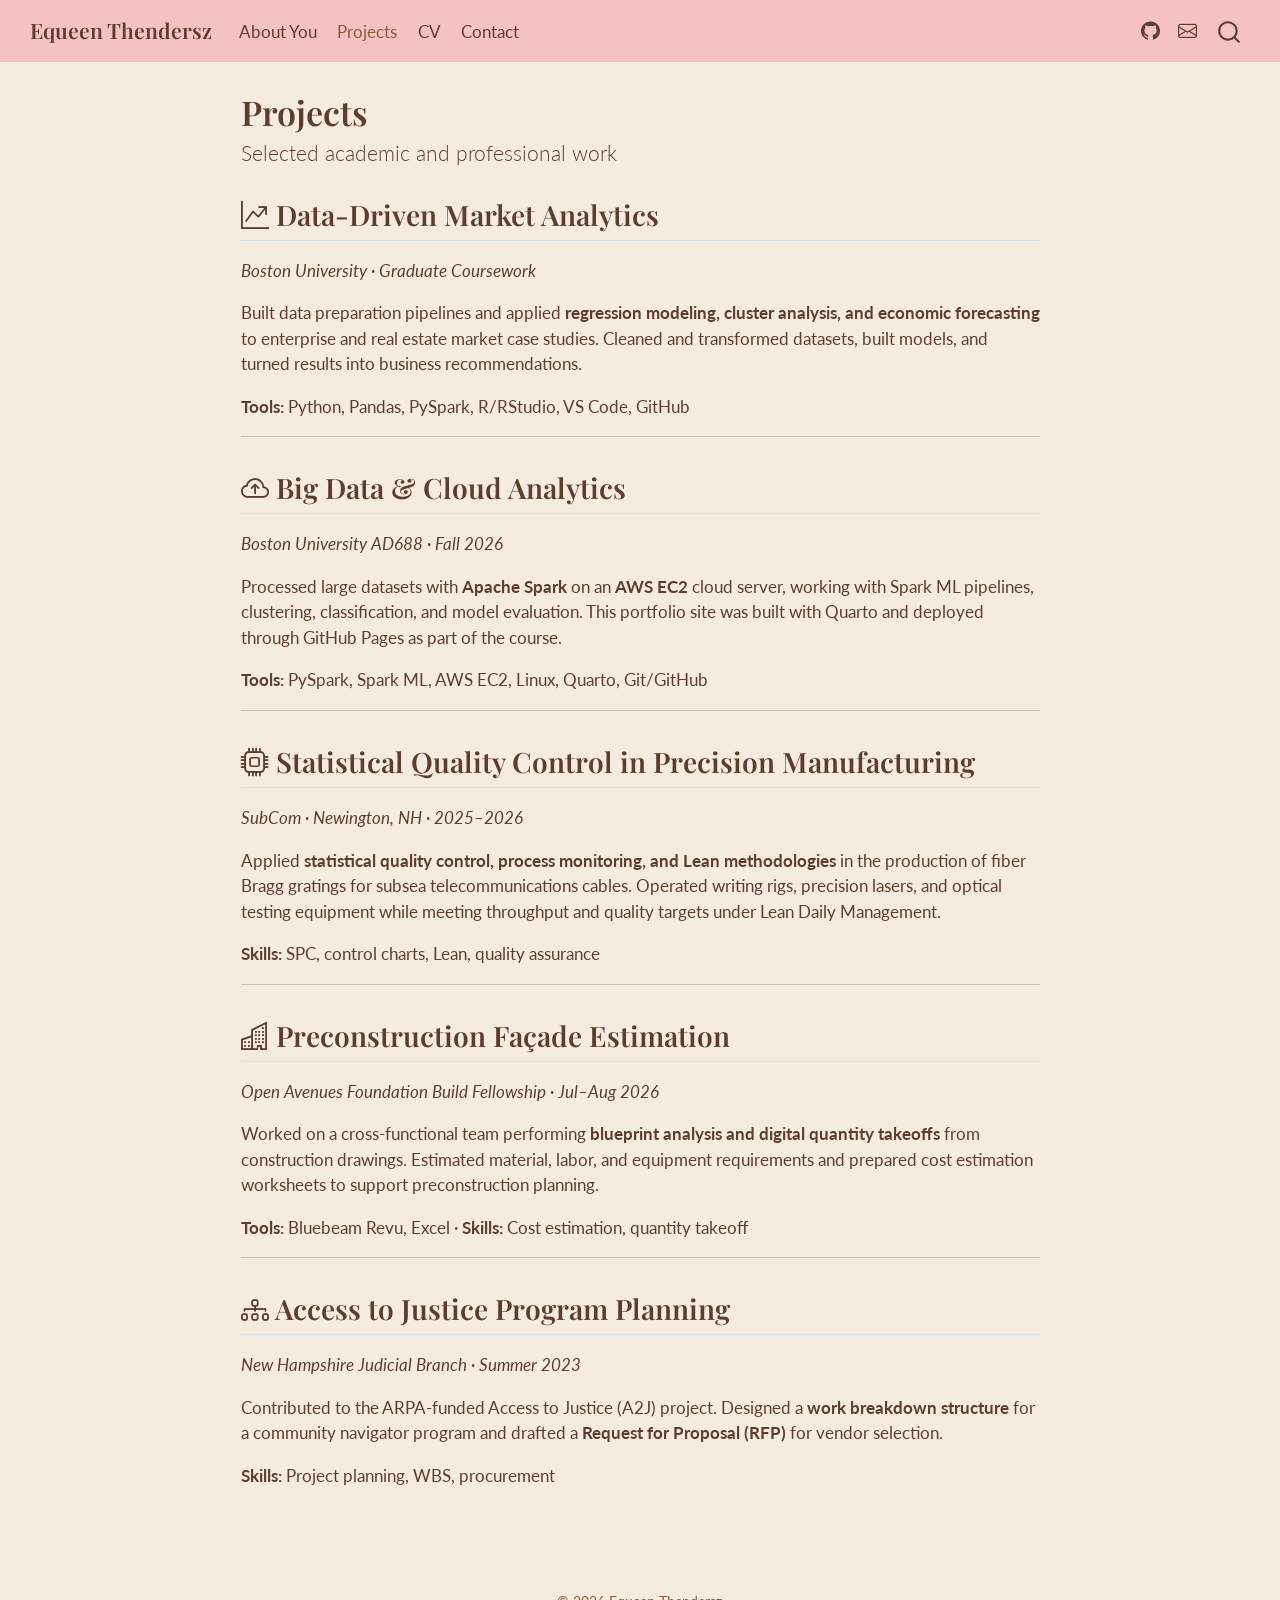
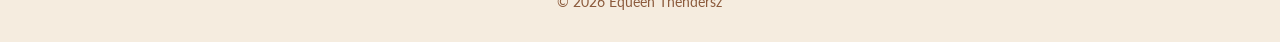
<file: docs/projects.html>
<!DOCTYPE html>
<html xmlns="http://www.w3.org/1999/xhtml" lang="en" xml:lang="en"><head>

<meta charset="utf-8">
<meta name="generator" content="quarto-1.10.18">

<meta name="viewport" content="width=device-width, initial-scale=1.0, user-scalable=yes">


<title>Projects – Equeen Thendersz</title>
<style>
/* Default styles provided by pandoc.
** See https://pandoc.org/MANUAL.html#variables-for-html for config info.
*/
span.smallcaps{font-variant: small-caps;}
div.columns{display: flex; gap: 1.5em;}
div.column{flex: auto;}
@media screen {
div.columns{gap: min(4vw, 1.5em);}
div.column{overflow-x: auto;}
}
div.hanging-indent{margin-left: 1.5em; text-indent: -1.5em;}
ul.task-list{list-style: none;}
ul.task-list li input[type="checkbox"] {
  width: 0.8em;
  margin: 0 0.8em 0.2em -1em; /* quarto-specific, see https://github.com/quarto-dev/quarto-cli/issues/4556 */ 
  vertical-align: middle;
}
</style>


<script src="site_libs/quarto-nav/quarto-nav.js"></script>
<script src="site_libs/quarto-nav/headroom.min.js"></script>
<script src="site_libs/clipboard/clipboard.min.js"></script>
<script src="site_libs/quarto-search/autocomplete.umd.js"></script>
<script src="site_libs/quarto-search/fuse.min.js"></script>
<script src="site_libs/quarto-search/quarto-search.js"></script>
<meta name="quarto:offset" content="./">
<script src="site_libs/quarto-html/quarto.js" type="module"></script>
<script src="site_libs/quarto-html/tabsets/tabsets.js" type="module"></script>
<script src="site_libs/quarto-html/popper.min.js"></script>
<script src="site_libs/quarto-html/tippy.umd.min.js"></script>
<script src="site_libs/quarto-html/anchor.min.js"></script>
<link href="site_libs/quarto-html/tippy.css" rel="stylesheet">
<link href="site_libs/quarto-html/quarto-syntax-highlighting-64a204ab8560d761af7679ceaba22944.css" rel="stylesheet" id="quarto-text-highlighting-styles">
<script src="site_libs/bootstrap/bootstrap.min.js"></script>
<link href="site_libs/bootstrap/bootstrap-icons.css" rel="stylesheet">
<link href="site_libs/bootstrap/bootstrap-02d791c1580e1f9f34035103145acf73.min.css" rel="stylesheet" append-hash="true" id="quarto-bootstrap" data-mode="light">
<script id="quarto-search-options" type="application/json">{
  "location": "navbar",
  "copy-button": false,
  "collapse-after": 3,
  "panel-placement": "end",
  "type": "overlay",
  "limit": 50,
  "keyboard-shortcut": [
    "f",
    "/",
    "s"
  ],
  "show-item-context": false,
  "language": {
    "search-no-results-text": "No results",
    "search-matching-documents-text": "matching documents",
    "search-copy-link-title": "Copy link to search",
    "search-hide-matches-text": "Hide additional matches",
    "search-more-match-text": "more match in this document",
    "search-more-matches-text": "more matches in this document",
    "search-clear-button-title": "Clear",
    "search-text-placeholder": "",
    "search-detached-cancel-button-title": "Cancel",
    "search-submit-button-title": "Submit",
    "search-label": "Search"
  }
}</script>
<link href="https://fonts.googleapis.com/css2?family=Playfair+Display:wght@600&amp;family=Lato:wght@400;700&amp;display=swap" rel="stylesheet">


</head>

<body class="nav-fixed fullcontent quarto-light">

<div id="quarto-search-results"></div>
  <header id="quarto-header" class="headroom fixed-top">
    <nav class="navbar navbar-expand-lg " data-bs-theme="dark">
      <div class="navbar-container container-fluid">
      <div class="navbar-brand-container mx-auto">
    <a class="navbar-brand" href="./index.html">
    <span class="navbar-title">Equeen Thendersz</span>
    </a>
  </div>
            <div id="quarto-search" class="" title="Search"></div>
          <button class="navbar-toggler" type="button" data-bs-toggle="collapse" data-bs-target="#navbarCollapse" aria-controls="navbarCollapse" role="menu" aria-expanded="false" aria-label="Toggle navigation" onclick="if (window.quartoToggleHeadroom) { window.quartoToggleHeadroom(); }">
  <span class="navbar-toggler-icon"></span>
</button>
          <div class="collapse navbar-collapse" id="navbarCollapse">
            <ul class="navbar-nav navbar-nav-scroll me-auto">
  <li class="nav-item">
    <a class="nav-link" href="./index.html"> 
<span class="menu-text">About You</span></a>
  </li>  
  <li class="nav-item">
    <a class="nav-link active" href="./projects.html" aria-current="page"> 
<span class="menu-text">Projects</span></a>
  </li>  
  <li class="nav-item">
    <a class="nav-link" href="./cv.html"> 
<span class="menu-text">CV</span></a>
  </li>  
  <li class="nav-item">
    <a class="nav-link" href="./contact.html"> 
<span class="menu-text">Contact</span></a>
  </li>  
</ul>
            <ul class="navbar-nav navbar-nav-scroll ms-auto">
  <li class="nav-item compact">
    <a class="nav-link" href="https://github.com/equeenxt"> <i class="bi bi-github" role="img">
</i> 
<span class="menu-text"></span></a>
  </li>  
  <li class="nav-item compact">
    <a class="nav-link" href="mailto:equeenxaviera@gmail.com"> <i class="bi bi-envelope" role="img">
</i> 
<span class="menu-text"></span></a>
  </li>  
</ul>
          </div> <!-- /navcollapse -->
            <div class="quarto-navbar-tools">
</div>
      </div> <!-- /container-fluid -->
    </nav>
</header>
<!-- content -->
<div id="quarto-content" class="quarto-container page-columns page-rows-contents page-layout-article page-navbar">
<!-- sidebar -->
<!-- margin-sidebar -->
    
<!-- main -->
<main class="content" id="quarto-document-content">

<header id="title-block-header" class="quarto-title-block default">
<div class="quarto-title">
<h1 class="title">Projects</h1>
<p class="subtitle lead">Selected academic and professional work</p>
</div>



<div class="quarto-title-meta">

    
  
    
  </div>
  


</header>


<section id="data-driven-market-analytics" class="level2">
<h2 class="anchored" data-anchor-id="data-driven-market-analytics"><i class="bi bi-graph-up-arrow"></i> Data-Driven Market Analytics</h2>
<p><em>Boston University · Graduate Coursework</em></p>
<p>Built data preparation pipelines and applied <strong>regression modeling, cluster analysis, and economic forecasting</strong> to enterprise and real estate market case studies. Cleaned and transformed datasets, built models, and turned results into business recommendations.</p>
<p><strong>Tools:</strong> Python, Pandas, PySpark, R/RStudio, VS Code, GitHub</p>
<hr>
</section>
<section id="big-data-cloud-analytics" class="level2">
<h2 class="anchored" data-anchor-id="big-data-cloud-analytics"><i class="bi bi-cloud-arrow-up"></i> Big Data &amp; Cloud Analytics</h2>
<p><em>Boston University AD688 · Fall 2026</em></p>
<p>Processed large datasets with <strong>Apache Spark</strong> on an <strong>AWS EC2</strong> cloud server, working with Spark ML pipelines, clustering, classification, and model evaluation. This portfolio site was built with Quarto and deployed through GitHub Pages as part of the course.</p>
<p><strong>Tools:</strong> PySpark, Spark ML, AWS EC2, Linux, Quarto, Git/GitHub</p>
<hr>
</section>
<section id="statistical-quality-control-in-precision-manufacturing" class="level2">
<h2 class="anchored" data-anchor-id="statistical-quality-control-in-precision-manufacturing"><i class="bi bi-cpu"></i> Statistical Quality Control in Precision Manufacturing</h2>
<p><em>SubCom · Newington, NH · 2025–2026</em></p>
<p>Applied <strong>statistical quality control, process monitoring, and Lean methodologies</strong> in the production of fiber Bragg gratings for subsea telecommunications cables. Operated writing rigs, precision lasers, and optical testing equipment while meeting throughput and quality targets under Lean Daily Management.</p>
<p><strong>Skills:</strong> SPC, control charts, Lean, quality assurance</p>
<hr>
</section>
<section id="preconstruction-façade-estimation" class="level2">
<h2 class="anchored" data-anchor-id="preconstruction-façade-estimation"><i class="bi bi-buildings"></i> Preconstruction Façade Estimation</h2>
<p><em>Open Avenues Foundation Build Fellowship · Jul–Aug 2026</em></p>
<p>Worked on a cross-functional team performing <strong>blueprint analysis and digital quantity takeoffs</strong> from construction drawings. Estimated material, labor, and equipment requirements and prepared cost estimation worksheets to support preconstruction planning.</p>
<p><strong>Tools:</strong> Bluebeam Revu, Excel · <strong>Skills:</strong> Cost estimation, quantity takeoff</p>
<hr>
</section>
<section id="access-to-justice-program-planning" class="level2">
<h2 class="anchored" data-anchor-id="access-to-justice-program-planning"><i class="bi bi-diagram-3"></i> Access to Justice Program Planning</h2>
<p><em>New Hampshire Judicial Branch · Summer 2023</em></p>
<p>Contributed to the ARPA-funded Access to Justice (A2J) project. Designed a <strong>work breakdown structure</strong> for a community navigator program and drafted a <strong>Request for Proposal (RFP)</strong> for vendor selection.</p>
<p><strong>Skills:</strong> Project planning, WBS, procurement</p>


</section>

</main> <!-- /main -->
<script id="quarto-html-after-body" type="application/javascript">
  window.document.addEventListener("DOMContentLoaded", function (event) {
    const icon = "";
    const anchorJS = new window.AnchorJS();
    anchorJS.options = {
      placement: 'right',
      icon: icon
    };
    anchorJS.add('.anchored');
    const isCodeAnnotation = (el) => {
      for (const clz of el.classList) {
        if (clz.startsWith('code-annotation-')) {                     
          return true;
        }
      }
      return false;
    }
    const onCopySuccess = function(e) {
      // button target
      const button = e.trigger;
      // don't keep focus
      button.blur();
      // flash "checked"
      button.classList.add('code-copy-button-checked');
      var currentTitle = button.getAttribute("title");
      button.setAttribute("title", "Copied!");
      let tooltip;
      if (window.bootstrap) {
        button.setAttribute("data-bs-toggle", "tooltip");
        button.setAttribute("data-bs-placement", "left");
        button.setAttribute("data-bs-title", "Copied!");
        tooltip = new bootstrap.Tooltip(button, 
          { trigger: "manual", 
            customClass: "code-copy-button-tooltip",
            offset: [0, -8]});
        tooltip.show();    
      }
      setTimeout(function() {
        if (tooltip) {
          tooltip.hide();
          button.removeAttribute("data-bs-title");
          button.removeAttribute("data-bs-toggle");
          button.removeAttribute("data-bs-placement");
        }
        button.setAttribute("title", currentTitle);
        button.classList.remove('code-copy-button-checked');
      }, 1000);
      // clear code selection
      e.clearSelection();
    }
    const getTextToCopy = function(trigger) {
      const outerScaffold = trigger.parentElement.cloneNode(true);
      const codeEl = outerScaffold.querySelector('code');
      for (const childEl of codeEl.children) {
        if (isCodeAnnotation(childEl)) {
          childEl.remove();
        }
      }
      return codeEl.innerText;
    }
    const clipboard = new window.ClipboardJS('.code-copy-button:not([data-in-quarto-modal])', {
      text: getTextToCopy
    });
    clipboard.on('success', onCopySuccess);
    if (window.document.getElementById('quarto-embedded-source-code-modal')) {
      const clipboardModal = new window.ClipboardJS('.code-copy-button[data-in-quarto-modal]', {
        text: getTextToCopy,
        container: window.document.getElementById('quarto-embedded-source-code-modal')
      });
      clipboardModal.on('success', onCopySuccess);
    }
      var localhostRegex = new RegExp(/^(?:http|https):\/\/localhost\:?[0-9]*\//);
      var mailtoRegex = new RegExp(/^mailto:/);
        var filterRegex = new RegExp('/' + window.location.host + '/');
      var isInternal = (href) => {
          return filterRegex.test(href) || localhostRegex.test(href) || mailtoRegex.test(href);
      }
      // Inspect non-navigation links and adorn them if external
     var links = window.document.querySelectorAll('a[href]:not(.nav-link):not(.navbar-brand):not(.toc-action):not(.sidebar-link):not(.sidebar-item-toggle):not(.pagination-link):not(.no-external):not([aria-hidden]):not(.dropdown-item):not(.quarto-navigation-tool):not(.about-link)');
      for (var i=0; i<links.length; i++) {
        const link = links[i];
        if (!isInternal(link.href)) {
          // undo the damage that might have been done by quarto-nav.js in the case of
          // links that we want to consider external
          if (link.dataset.originalHref !== undefined) {
            link.href = link.dataset.originalHref;
          }
        }
      }
    function tippyHover(el, contentFn, onTriggerFn, onUntriggerFn) {
      const config = {
        allowHTML: true,
        maxWidth: 500,
        delay: 100,
        arrow: false,
        appendTo: function(el) {
            return el.parentElement;
        },
        interactive: true,
        interactiveBorder: 10,
        theme: 'quarto',
        placement: 'bottom-start',
      };
      if (contentFn) {
        config.content = contentFn;
      }
      if (onTriggerFn) {
        config.onTrigger = onTriggerFn;
      }
      if (onUntriggerFn) {
        config.onUntrigger = onUntriggerFn;
      }
      window.tippy(el, config); 
    }
    const noterefs = window.document.querySelectorAll('a[role="doc-noteref"]');
    for (var i=0; i<noterefs.length; i++) {
      const ref = noterefs[i];
      tippyHover(ref, function() {
        // use id or data attribute instead here
        let href = ref.getAttribute('data-footnote-href') || ref.getAttribute('href');
        try { href = new URL(href).hash; } catch {}
        const id = href.replace(/^#\/?/, "");
        const note = window.document.getElementById(id);
        if (note) {
          return note.innerHTML;
        } else {
          return "";
        }
      });
    }
    const xrefs = window.document.querySelectorAll('a.quarto-xref');
    const processXRef = (id, note) => {
      // Strip column container classes
      const stripColumnClz = (el) => {
        el.classList.remove("page-full", "page-columns");
        if (el.children) {
          for (const child of el.children) {
            stripColumnClz(child);
          }
        }
      }
      stripColumnClz(note)
      if (id === null || id.startsWith('sec-')) {
        // Special case sections, only their first couple elements
        const container = document.createElement("div");
        if (note.children && note.children.length > 2) {
          container.appendChild(note.children[0].cloneNode(true));
          for (let i = 1; i < note.children.length; i++) {
            const child = note.children[i];
            if (child.tagName === "P" && child.innerText === "") {
              continue;
            } else {
              container.appendChild(child.cloneNode(true));
              break;
            }
          }
          if (window.Quarto?.typesetMath) {
            window.Quarto.typesetMath(container);
          }
          return container.innerHTML
        } else {
          if (window.Quarto?.typesetMath) {
            window.Quarto.typesetMath(note);
          }
          return note.innerHTML;
        }
      } else {
        // Remove any anchor links if they are present
        const anchorLink = note.querySelector('a.anchorjs-link');
        if (anchorLink) {
          anchorLink.remove();
        }
        if (window.Quarto?.typesetMath) {
          window.Quarto.typesetMath(note);
        }
        if (note.classList.contains("callout")) {
          return note.outerHTML;
        } else {
          return note.innerHTML;
        }
      }
    }
    for (var i=0; i<xrefs.length; i++) {
      const xref = xrefs[i];
      tippyHover(xref, undefined, function(instance) {
        instance.disable();
        let url = xref.getAttribute('href');
        let hash = undefined; 
        if (url.startsWith('#')) {
          hash = url;
        } else {
          try { hash = new URL(url).hash; } catch {}
        }
        if (hash) {
          const id = hash.replace(/^#\/?/, "");
          const note = window.document.getElementById(id);
          if (note !== null) {
            try {
              const html = processXRef(id, note.cloneNode(true));
              instance.setContent(html);
            } finally {
              instance.enable();
              instance.show();
            }
          } else {
            // See if we can fetch this
            fetch(url.split('#')[0])
            .then(res => res.text())
            .then(html => {
              const parser = new DOMParser();
              const htmlDoc = parser.parseFromString(html, "text/html");
              const note = htmlDoc.getElementById(id);
              if (note !== null) {
                const html = processXRef(id, note);
                instance.setContent(html);
              } 
            }).finally(() => {
              instance.enable();
              instance.show();
            });
          }
        } else {
          // See if we can fetch a full url (with no hash to target)
          // This is a special case and we should probably do some content thinning / targeting
          fetch(url)
          .then(res => res.text())
          .then(html => {
            const parser = new DOMParser();
            const htmlDoc = parser.parseFromString(html, "text/html");
            const note = htmlDoc.querySelector('main.content');
            if (note !== null) {
              // This should only happen for chapter cross references
              // (since there is no id in the URL)
              // remove the first header
              if (note.children.length > 0 && note.children[0].tagName === "HEADER") {
                note.children[0].remove();
              }
              const html = processXRef(null, note);
              instance.setContent(html);
            } 
          }).finally(() => {
            instance.enable();
            instance.show();
          });
        }
      }, function(instance) {
      });
    }
        let selectedAnnoteEl;
        const selectorForAnnotation = ( cell, annotation) => {
          let cellAttr = 'data-code-cell="' + cell + '"';
          let lineAttr = 'data-code-annotation="' +  annotation + '"';
          const selector = 'span[' + cellAttr + '][' + lineAttr + ']';
          return selector;
        }
        const selectCodeLines = (annoteEl) => {
          const doc = window.document;
          const targetCell = annoteEl.getAttribute("data-target-cell");
          const targetAnnotation = annoteEl.getAttribute("data-target-annotation");
          const annoteSpan = window.document.querySelector(selectorForAnnotation(targetCell, targetAnnotation));
          const lines = annoteSpan.getAttribute("data-code-lines").split(",");
          const lineIds = lines.map((line) => {
            return targetCell + "-" + line;
          })
          let top = null;
          let height = null;
          let parent = null;
          if (lineIds.length > 0) {
              //compute the position of the single el (top and bottom and make a div)
              const el = window.document.getElementById(lineIds[0]);
              top = el.offsetTop;
              height = el.offsetHeight;
              parent = el.parentElement.parentElement;
            if (lineIds.length > 1) {
              const lastEl = window.document.getElementById(lineIds[lineIds.length - 1]);
              const bottom = lastEl.offsetTop + lastEl.offsetHeight;
              height = bottom - top;
            }
            if (top !== null && height !== null && parent !== null) {
              // cook up a div (if necessary) and position it 
              let div = window.document.getElementById("code-annotation-line-highlight");
              if (div === null) {
                div = window.document.createElement("div");
                div.setAttribute("id", "code-annotation-line-highlight");
                div.style.position = 'absolute';
                parent.appendChild(div);
              }
              div.style.top = top - 2 + "px";
              div.style.height = height + 4 + "px";
              div.style.left = 0;
              let gutterDiv = window.document.getElementById("code-annotation-line-highlight-gutter");
              if (gutterDiv === null) {
                gutterDiv = window.document.createElement("div");
                gutterDiv.setAttribute("id", "code-annotation-line-highlight-gutter");
                gutterDiv.style.position = 'absolute';
                const codeCell = window.document.getElementById(targetCell);
                const gutter = codeCell.querySelector('.code-annotation-gutter');
                gutter.appendChild(gutterDiv);
              }
              gutterDiv.style.top = top - 2 + "px";
              gutterDiv.style.height = height + 4 + "px";
            }
            selectedAnnoteEl = annoteEl;
          }
        };
        const unselectCodeLines = () => {
          const elementsIds = ["code-annotation-line-highlight", "code-annotation-line-highlight-gutter"];
          elementsIds.forEach((elId) => {
            const div = window.document.getElementById(elId);
            if (div) {
              div.remove();
            }
          });
          selectedAnnoteEl = undefined;
        };
          // Handle positioning of the toggle
      window.addEventListener(
        "resize",
        throttle(() => {
          elRect = undefined;
          if (selectedAnnoteEl) {
            selectCodeLines(selectedAnnoteEl);
          }
        }, 10)
      );
      function throttle(fn, ms) {
      let throttle = false;
      let timer;
        return (...args) => {
          if(!throttle) { // first call gets through
              fn.apply(this, args);
              throttle = true;
          } else { // all the others get throttled
              if(timer) clearTimeout(timer); // cancel #2
              timer = setTimeout(() => {
                fn.apply(this, args);
                timer = throttle = false;
              }, ms);
          }
        };
      }
        // Attach click handler to the DT
        const annoteDls = window.document.querySelectorAll('dt[data-target-cell]');
        for (const annoteDlNode of annoteDls) {
          annoteDlNode.addEventListener('click', (event) => {
            const clickedEl = event.target;
            if (clickedEl !== selectedAnnoteEl) {
              unselectCodeLines();
              const activeEl = window.document.querySelector('dt[data-target-cell].code-annotation-active');
              if (activeEl) {
                activeEl.classList.remove('code-annotation-active');
              }
              selectCodeLines(clickedEl);
              clickedEl.classList.add('code-annotation-active');
            } else {
              // Unselect the line
              unselectCodeLines();
              clickedEl.classList.remove('code-annotation-active');
            }
          });
        }
    const findCites = (el) => {
      const parentEl = el.parentElement;
      if (parentEl) {
        const cites = parentEl.dataset.cites;
        if (cites) {
          return {
            el,
            cites: cites.split(' ')
          };
        } else {
          return findCites(el.parentElement)
        }
      } else {
        return undefined;
      }
    };
    var bibliorefs = window.document.querySelectorAll('a[role="doc-biblioref"]');
    for (var i=0; i<bibliorefs.length; i++) {
      const ref = bibliorefs[i];
      const citeInfo = findCites(ref);
      if (citeInfo) {
        tippyHover(citeInfo.el, function() {
          var popup = window.document.createElement('div');
          citeInfo.cites.forEach(function(cite) {
            var citeDiv = window.document.createElement('div');
            citeDiv.classList.add('hanging-indent');
            citeDiv.classList.add('csl-entry');
            var biblioDiv = window.document.getElementById('ref-' + cite);
            if (biblioDiv) {
              citeDiv.innerHTML = biblioDiv.innerHTML;
            }
            popup.appendChild(citeDiv);
          });
          return popup.innerHTML;
        });
      }
    }
  });
  </script>
</div> <!-- /content -->
<footer class="footer">
  <div class="nav-footer">
    <div class="nav-footer-left">
      &nbsp;
    </div>   
    <div class="nav-footer-center">
<p>© 2026 Equeen Thendersz</p>
</div>
    <div class="nav-footer-right">
      &nbsp;
    </div>
  </div>
</footer>




</body></html>
</file>
<file: docs/site_libs/quarto-html/tippy.css>
.tippy-box[data-animation=fade][data-state=hidden]{opacity:0}[data-tippy-root]{max-width:calc(100vw - 10px)}.tippy-box{position:relative;background-color:#333;color:#fff;border-radius:4px;font-size:14px;line-height:1.4;white-space:normal;outline:0;transition-property:transform,visibility,opacity}.tippy-box[data-placement^=top]>.tippy-arrow{bottom:0}.tippy-box[data-placement^=top]>.tippy-arrow:before{bottom:-7px;left:0;border-width:8px 8px 0;border-top-color:initial;transform-origin:center top}.tippy-box[data-placement^=bottom]>.tippy-arrow{top:0}.tippy-box[data-placement^=bottom]>.tippy-arrow:before{top:-7px;left:0;border-width:0 8px 8px;border-bottom-color:initial;transform-origin:center bottom}.tippy-box[data-placement^=left]>.tippy-arrow{right:0}.tippy-box[data-placement^=left]>.tippy-arrow:before{border-width:8px 0 8px 8px;border-left-color:initial;right:-7px;transform-origin:center left}.tippy-box[data-placement^=right]>.tippy-arrow{left:0}.tippy-box[data-placement^=right]>.tippy-arrow:before{left:-7px;border-width:8px 8px 8px 0;border-right-color:initial;transform-origin:center right}.tippy-box[data-inertia][data-state=visible]{transition-timing-function:cubic-bezier(.54,1.5,.38,1.11)}.tippy-arrow{width:16px;height:16px;color:#333}.tippy-arrow:before{content:"";position:absolute;border-color:transparent;border-style:solid}.tippy-content{position:relative;padding:5px 9px;z-index:1}
</file>
<file: docs/site_libs/quarto-html/quarto-syntax-highlighting-64a204ab8560d761af7679ceaba22944.css>
/* quarto syntax highlight colors */
:root {
  --quarto-hl-ot-color: #003B4F;
  --quarto-hl-at-color: #657422;
  --quarto-hl-ss-color: #20794D;
  --quarto-hl-an-color: #5E5E5E;
  --quarto-hl-fu-color: #4758AB;
  --quarto-hl-st-color: #20794D;
  --quarto-hl-cf-color: #003B4F;
  --quarto-hl-op-color: #5E5E5E;
  --quarto-hl-er-color: #AD0000;
  --quarto-hl-bn-color: #AD0000;
  --quarto-hl-al-color: #AD0000;
  --quarto-hl-va-color: #111111;
  --quarto-hl-bu-color: inherit;
  --quarto-hl-ex-color: inherit;
  --quarto-hl-pp-color: #AD0000;
  --quarto-hl-in-color: #5E5E5E;
  --quarto-hl-vs-color: #20794D;
  --quarto-hl-wa-color: #5E5E5E;
  --quarto-hl-do-color: #5E5E5E;
  --quarto-hl-im-color: #00769E;
  --quarto-hl-ch-color: #20794D;
  --quarto-hl-dt-color: #AD0000;
  --quarto-hl-fl-color: #AD0000;
  --quarto-hl-co-color: #5E5E5E;
  --quarto-hl-cv-color: #5E5E5E;
  --quarto-hl-cn-color: #8f5902;
  --quarto-hl-sc-color: #5E5E5E;
  --quarto-hl-dv-color: #AD0000;
  --quarto-hl-kw-color: #003B4F;
}

/* other quarto variables */
:root {
  --quarto-font-monospace: SFMono-Regular, Menlo, Monaco, Consolas, "Liberation Mono", "Courier New", monospace;
}

/* syntax highlight based on Pandoc's rules */
pre > code.sourceCode > span {
  color: #003B4F;
}

code.sourceCode > span {
  color: #003B4F;
}

div.sourceCode,
div.sourceCode pre.sourceCode {
  color: #003B4F;
}

/* Normal */
code span {
  color: #003B4F;
}

/* Alert */
code span.al {
  color: #AD0000;
  font-style: inherit;
}

/* Annotation */
code span.an {
  color: #5E5E5E;
  font-style: inherit;
}

/* Attribute */
code span.at {
  color: #657422;
  font-style: inherit;
}

/* BaseN */
code span.bn {
  color: #AD0000;
  font-style: inherit;
}

/* BuiltIn */
code span.bu {
  font-style: inherit;
}

/* ControlFlow */
code span.cf {
  color: #003B4F;
  font-weight: bold;
  font-style: inherit;
}

/* Char */
code span.ch {
  color: #20794D;
  font-style: inherit;
}

/* Constant */
code span.cn {
  color: #8f5902;
  font-style: inherit;
}

/* Comment */
code span.co {
  color: #5E5E5E;
  font-style: inherit;
}

/* CommentVar */
code span.cv {
  color: #5E5E5E;
  font-style: italic;
}

/* Documentation */
code span.do {
  color: #5E5E5E;
  font-style: italic;
}

/* DataType */
code span.dt {
  color: #AD0000;
  font-style: inherit;
}

/* DecVal */
code span.dv {
  color: #AD0000;
  font-style: inherit;
}

/* Error */
code span.er {
  color: #AD0000;
  font-style: inherit;
}

/* Extension */
code span.ex {
  font-style: inherit;
}

/* Float */
code span.fl {
  color: #AD0000;
  font-style: inherit;
}

/* Function */
code span.fu {
  color: #4758AB;
  font-style: inherit;
}

/* Import */
code span.im {
  color: #00769E;
  font-style: inherit;
}

/* Information */
code span.in {
  color: #5E5E5E;
  font-style: inherit;
}

/* Keyword */
code span.kw {
  color: #003B4F;
  font-weight: bold;
  font-style: inherit;
}

/* Operator */
code span.op {
  color: #5E5E5E;
  font-style: inherit;
}

/* Other */
code span.ot {
  color: #003B4F;
  font-style: inherit;
}

/* Preprocessor */
code span.pp {
  color: #AD0000;
  font-style: inherit;
}

/* SpecialChar */
code span.sc {
  color: #5E5E5E;
  font-style: inherit;
}

/* SpecialString */
code span.ss {
  color: #20794D;
  font-style: inherit;
}

/* String */
code span.st {
  color: #20794D;
  font-style: inherit;
}

/* Variable */
code span.va {
  color: #111111;
  font-style: inherit;
}

/* VerbatimString */
code span.vs {
  color: #20794D;
  font-style: inherit;
}

/* Warning */
code span.wa {
  color: #5E5E5E;
  font-style: italic;
}

.prevent-inlining {
  content: "</";
}

/*# sourceMappingURL=9d8d5bb603a83b8298b89080a598c93b.css.map */
</file>
